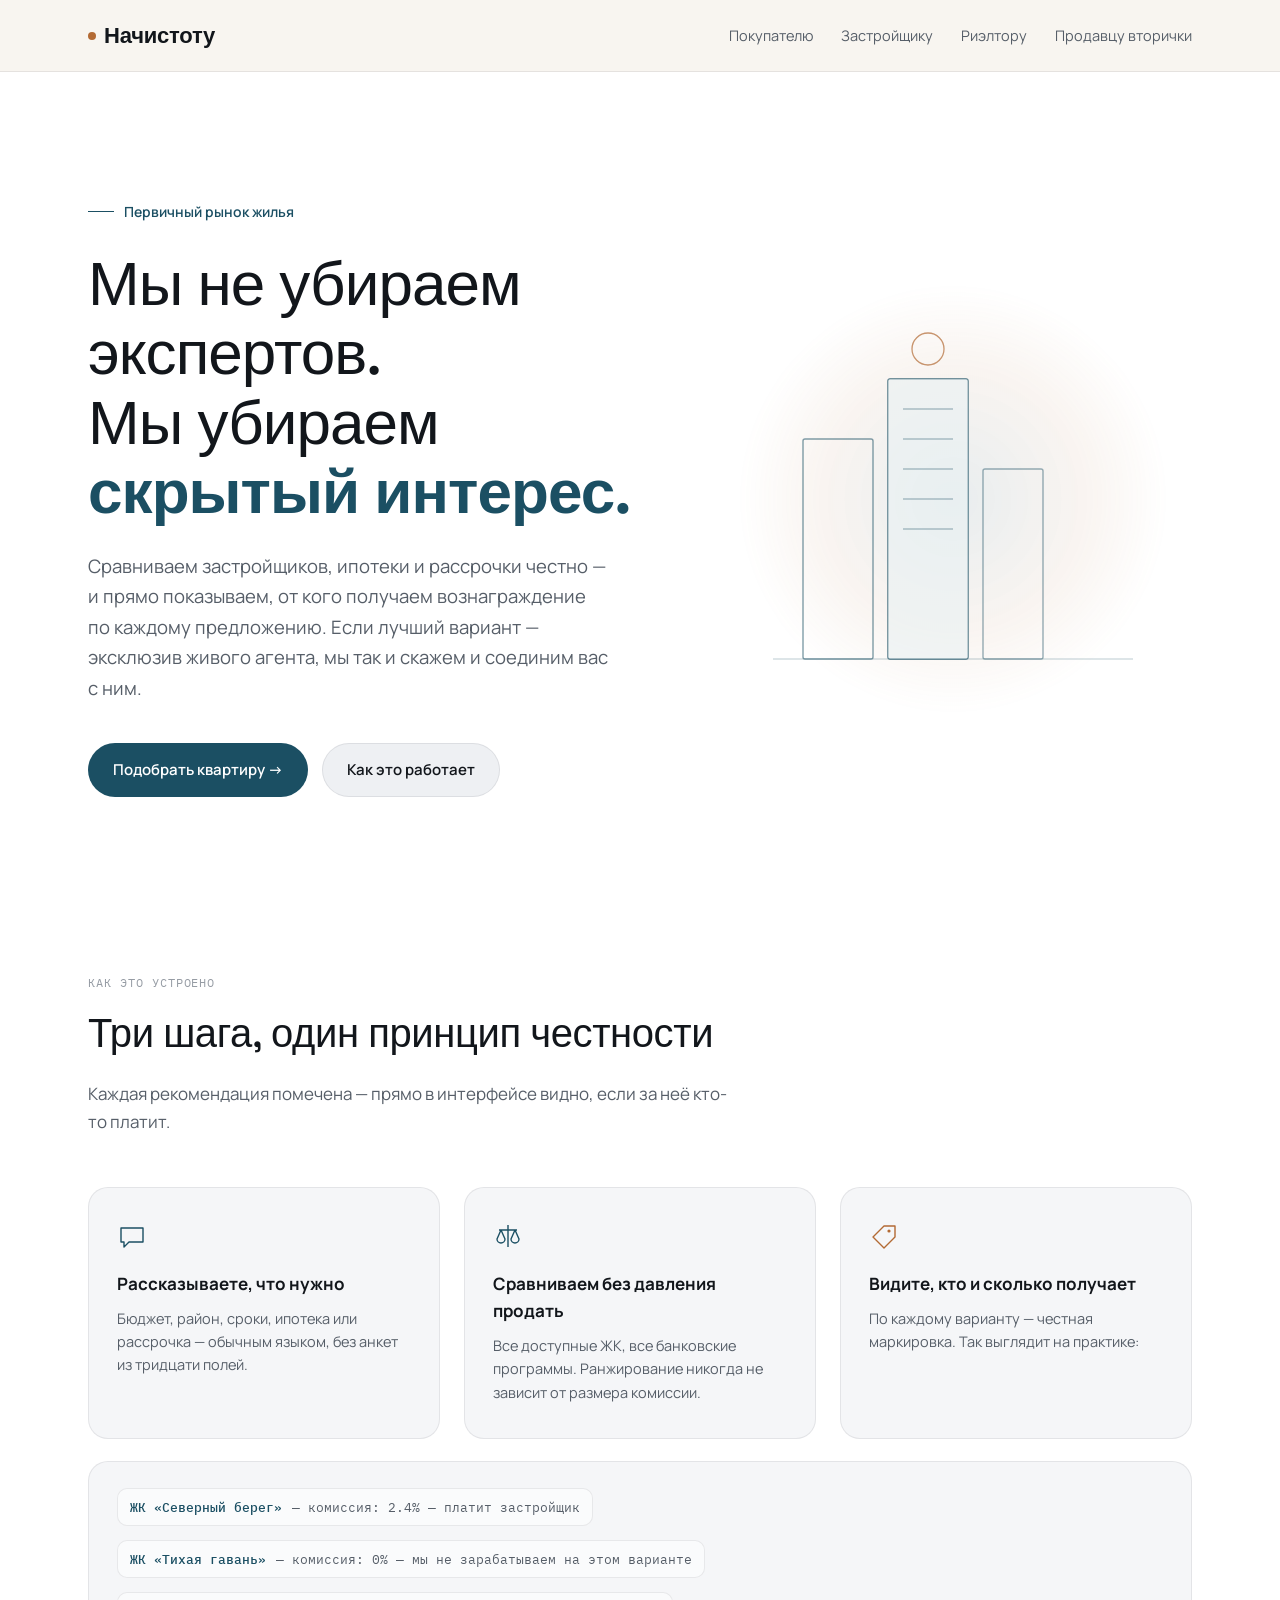
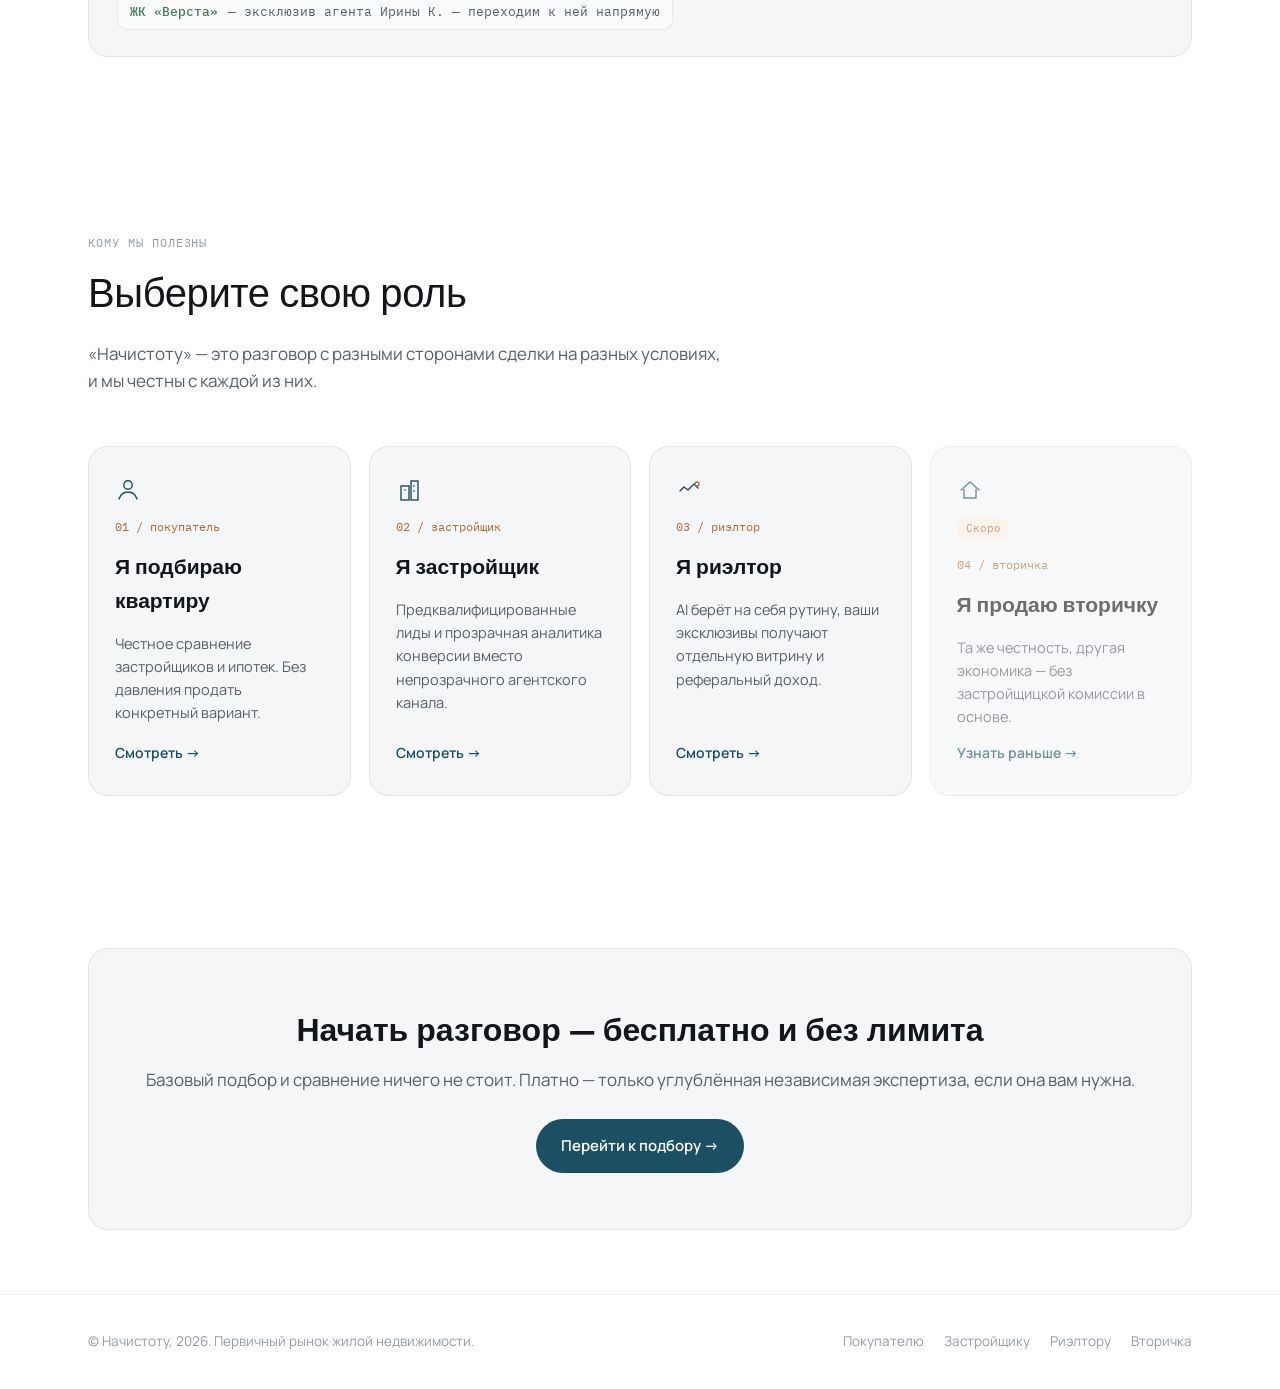
<file: index.html>
<!DOCTYPE html>
<html lang="ru">
<head>
<meta charset="UTF-8">
<meta name="viewport" content="width=device-width, initial-scale=1.0">
<title>Начистоту — честный подбор недвижимости без скрытого интереса</title>
<style>
@import url('https://fonts.googleapis.com/css2?family=Space+Grotesk:wght@400;500;600;700&family=Manrope:wght@400;500;600;700&family=IBM+Plex+Mono:wght@400;500&display=swap');

:root{
  --bg: #FFFFFF;
  --surface: #F5F6F8;
  --surface-strong: #EEF0F3;
  --border: rgba(15,23,31,0.08);
  --ink: #12161B;
  --ink-soft: #565E68;
  --ink-faint: #969CA4;
  --teal: #1B4F63;
  --teal-deep: #0F3542;
  --teal-mist: #EAF2F4;
  --amber: #B36A34;
  --amber-soft: #FBEEE1;
  --radius: 20px;
  --maxw: 1160px;
}

*{box-sizing:border-box;}
html{
  scroll-behavior:smooth;
  background:#FFFFFF;
  min-height:100%;
  overflow-x:hidden;
}
body{
  margin:0;
  background: var(--bg);
  min-height:100vh;
  color:var(--ink);
  font-family:'Manrope', sans-serif;
  font-size:17px;
  line-height:1.6;
  -webkit-font-smoothing:antialiased;
  position:relative;
  overflow-x:hidden;
  width:100%;
}

a{color:inherit;}

.wrap{max-width:var(--maxw); margin:0 auto; padding:0 28px;}

/* Nav */
header.nav{
  position:sticky; top:0; z-index:50;
  backdrop-filter: blur(14px);
  background: rgba(245,242,234,0.72);
  border-bottom:1px solid var(--border);
}
.nav-inner{
  display:flex; align-items:center; justify-content:space-between;
  padding:18px 28px; max-width:var(--maxw); margin:0 auto;
}
.logo{
  font-family:'Space Grotesk', sans-serif; font-weight:600; font-size:22px;
  letter-spacing:-0.01em; text-decoration:none; color:var(--ink);
  display:flex; align-items:center; gap:8px;
}
.logo .dot{
  width:8px; height:8px; border-radius:50%; background:var(--amber); display:inline-block;
}
nav.links{display:flex; gap:28px; font-size:14.5px;}
nav.links a{text-decoration:none; color:var(--ink-soft); transition:color .2s;}
nav.links a:hover{color:var(--ink);}
nav.links a.active{color:var(--ink); font-weight:600;}

/* Hero */
.hero{padding:120px 0 80px; overflow:hidden; position:relative;}
.hero-grid{display:grid; grid-template-columns:1.1fr 0.9fr; gap:40px; align-items:center;}
.eyebrow{
  display:inline-flex; align-items:center; gap:10px;
  font-family:'Manrope', sans-serif; font-weight:600; font-size:14px;
  color:var(--teal); margin-bottom:26px;
}
.eyebrow .line{width:26px; height:1px; background:var(--teal); display:inline-block;}
h1{
  font-family:'Space Grotesk', sans-serif; font-weight:440; font-size:clamp(38px,5.4vw,62px);
  line-height:1.12; letter-spacing:-0.015em; margin:0 0 24px;
  max-width:660px;
}
h1 em{font-style:normal; color:var(--teal); font-weight:600;}
.lede{font-size:18.5px; color:var(--ink-soft); max-width:520px; margin:0 0 40px; line-height:1.65;}

.cta-row{display:flex; gap:14px; flex-wrap:wrap; margin-bottom:8px;}
.btn{
  display:inline-flex; align-items:center; gap:8px;
  padding:14px 24px; border-radius:100px; font-weight:600; font-size:15px;
  text-decoration:none; border:1px solid transparent; transition:transform .15s ease, box-shadow .15s ease;
}
.btn:hover{transform:translateY(-1px);}
.btn-primary{background:var(--teal); color:#fff;}
.btn-primary:hover{box-shadow:0 8px 24px rgba(31,75,94,0.28);}
.btn-ghost{background:var(--surface-strong); border:1px solid var(--border); color:var(--ink);}

/* Surface card / disclosure tag — signature element */
.glass{
  background:var(--surface);
  border:1px solid var(--border);
  border-radius:var(--radius);
  box-shadow: none;
  transition: box-shadow .2s ease, transform .2s ease;
}
.glass:hover{box-shadow: 0 12px 28px -18px rgba(15,23,31,0.18);}

/* Decorative line-art visuals */
.hero-visual{position:relative; display:flex; align-items:center; justify-content:center; min-height:340px;}
.hero-visual .glow{
  position:absolute; width:420px; height:420px; border-radius:50%;
  background: radial-gradient(circle, rgba(31,75,94,0.10) 0%, rgba(173,107,55,0.07) 45%, transparent 72%);
  filter: blur(6px);
}
.hero-visual svg{position:relative; z-index:1; width:100%; max-width:420px; height:auto;}

.section-visual{display:flex; justify-content:center; margin:8px 0 48px; opacity:.9;}
.section-visual svg{width:100%; max-width:560px; height:auto;}

.divider{
  height:1px; background:linear-gradient(90deg, transparent, var(--border) 20%, var(--border) 80%, transparent);
  margin:0;
}

.disclosure{
  display:inline-flex; align-items:center; gap:10px;
  font-family:'IBM Plex Mono', monospace; font-size:12.5px;
  padding:8px 12px; border-radius:10px;
  background:rgba(255,255,255,0.5); border:1px solid var(--border);
  color:var(--ink-soft);
}
.disclosure b{color:var(--teal); font-weight:500;}
.disclosure.zero b{color:#3E7A55;}

/* Audience cards grid */
.section{padding:88px 0;}
.section-head{max-width:640px; margin-bottom:52px;}
.kicker{
  font-family:'IBM Plex Mono', monospace; font-size:12px; text-transform:uppercase;
  letter-spacing:.08em; color:var(--ink-faint); margin-bottom:10px; display:block;
}
h2{font-family:'Space Grotesk', sans-serif; font-weight:480; font-size:clamp(28px,4vw,40px); margin:0 0 14px; letter-spacing:-0.01em;}
.section-head p{color:var(--ink-soft); font-size:17px; margin:0;}

.grid-4{display:grid; grid-template-columns:repeat(4,1fr); gap:18px;}
.grid-2{display:grid; grid-template-columns:repeat(2,1fr); gap:18px;}

.card{
  padding:30px 26px; display:flex; flex-direction:column; gap:14px;
  text-decoration:none; color:var(--ink); transition:transform .2s ease, box-shadow .2s ease;
}
.card:hover{transform:translateY(-3px);}
.card .num{font-family:'IBM Plex Mono',monospace; font-size:12px; color:var(--amber);}
.card h3{font-family:'Space Grotesk', sans-serif; font-weight:560; font-size:21px; margin:0;}
.card p{color:var(--ink-soft); font-size:14.5px; margin:0; flex-grow:1;}
.card .arrow{font-size:14px; color:var(--teal); font-weight:600;}
.card.soon{opacity:.62;}
.card .tag-soon{
  font-family:'IBM Plex Mono', monospace; font-size:11px; color:var(--amber);
  background:var(--amber-soft); padding:3px 9px; border-radius:100px; align-self:flex-start;
}

/* How it works */
.steps{display:grid; grid-template-columns:repeat(3,1fr); gap:24px; margin-top:8px;}
.step{padding:34px 28px;}
.step-icon{display:block; margin-bottom:18px;}
.step h4{font-size:17px; margin:0 0 10px; font-weight:700;}
.step p{color:var(--ink-soft); font-size:14.5px; margin:0;}

/* Content pages */
.page-hero{padding:64px 0 40px; border-bottom:1px solid var(--border);}
.breadcrumb{font-size:13.5px; color:var(--ink-faint); margin-bottom:18px;}
.breadcrumb a{text-decoration:none; color:var(--ink-faint);}
.breadcrumb a:hover{color:var(--teal);}

.pain-solution{display:grid; grid-template-columns:1fr 1fr; gap:20px; margin:20px 0 40px;}
.pain-solution .glass{padding:28px;}
.pain-solution h4{
  font-family:'IBM Plex Mono', monospace; font-size:12px; text-transform:uppercase;
  letter-spacing:.05em; margin:0 0 12px; color:var(--ink-faint);
}
.pain-solution p{margin:0; color:var(--ink-soft); font-size:15.5px;}

.list-econ{list-style:none; padding:0; margin:0; display:flex; flex-direction:column;}
.list-econ li{
  display:flex; align-items:flex-start; gap:20px; padding:24px 4px;
  border-bottom:1px solid var(--border);
}
.list-econ li:first-child{padding-top:4px;}
.list-econ li:last-child{border-bottom:none;}
.list-econ .mark{
  flex-shrink:0; margin-top:2px; display:flex; align-items:center;
  font-family:'IBM Plex Mono', monospace; color:var(--amber); font-weight:500; font-size:14px;
}
.list-econ .mark svg{display:block;}

.faq{display:flex; flex-direction:column; gap:14px; margin-top:8px;}
.faq details{padding:20px 24px;}
.faq summary{cursor:pointer; font-weight:700; font-size:15.5px; list-style:none; display:flex; justify-content:space-between; gap:16px;}
.faq summary::-webkit-details-marker{display:none;}
.faq summary::after{content:'+'; color:var(--amber); font-family:'IBM Plex Mono',monospace; font-size:18px;}
.faq details[open] summary::after{content:'–';}
.faq p{margin:12px 0 0; color:var(--ink-soft); font-size:15px;}

.cta-band{padding:56px; text-align:center; margin:64px 0;}
.cta-band h3{font-family:'Space Grotesk', sans-serif; font-size:clamp(24px,3.6vw,32px); margin:0 0 10px;}
.cta-band p{color:var(--ink-soft); margin:0 0 26px;}

footer{border-top:1px solid var(--border); padding:36px 0; margin-top:40px;}
.footer-inner{display:flex; justify-content:space-between; align-items:center; flex-wrap:wrap; gap:12px;}
.footer-inner p{color:var(--ink-faint); font-size:13.5px; margin:0;}
.foot-links{display:flex; gap:20px;}
.foot-links a{text-decoration:none; color:var(--ink-faint); font-size:13.5px;}
.foot-links a:hover{color:var(--teal);}

@media (max-width:900px){
  .grid-4{grid-template-columns:repeat(2,1fr);}
  .grid-2, .pain-solution, .steps, .hero-grid{grid-template-columns:1fr;}
  nav.links{display:none;}
  .hero{padding:56px 0 36px;}
  .hero-visual{min-height:auto; margin-top:8px;}
  .hero-visual svg{max-width:260px;}
  .hero-visual .glow{width:280px; height:280px;}
}
@media (max-width:560px){
  .grid-4{grid-template-columns:1fr;}
  .hero{padding:44px 0 32px;}
  h1{font-size:clamp(30px,9vw,44px);}
  .lede{font-size:16.5px;}
  .hero-visual svg{max-width:200px;}
}

</style>
</head>
<body>

<header class="nav">
  <div class="nav-inner">
    <a class="logo" href="index.html"><span class="dot"></span>Начистоту</a>
    <nav class="links">
      <a href="buyer.html">Покупателю</a>
      <a href="developer.html">Застройщику</a>
      <a href="realtor.html">Риэлтору</a>
      <a href="secondary.html">Продавцу вторички</a>
    </nav>
  </div>
</header>

<section class="hero">
  <div class="wrap hero-grid">
    <div>
      <span class="eyebrow"><span class="line"></span>Первичный рынок жилья</span>
      <h1>Мы не убираем экспертов.<br>Мы убираем <em>скрытый интерес.</em></h1>
      <p class="lede">Сравниваем застройщиков, ипотеки и рассрочки честно — и прямо показываем, от кого получаем вознаграждение по каждому предложению. Если лучший вариант — эксклюзив живого агента, мы так и скажем и соединим вас с ним.</p>
      <div class="cta-row">
        <a href="buyer.html" class="btn btn-primary">Подобрать квартиру →</a>
        <a href="#how" class="btn btn-ghost">Как это работает</a>
      </div>
    </div>
    <div class="hero-visual">
      <div class="glow"></div>
      <svg viewBox="0 0 420 420" fill="none" xmlns="http://www.w3.org/2000/svg">
        <rect x="60" y="150" width="70" height="220" rx="2" stroke="#1B4F63" stroke-width="1.4" opacity="0.55"/>
        <rect x="145" y="90" width="80" height="280" rx="2" stroke="#1B4F63" stroke-width="1.4" opacity="0.8"/>
        <rect x="240" y="180" width="60" height="190" rx="2" stroke="#1B4F63" stroke-width="1.4" opacity="0.45"/>
        <rect x="145" y="90" width="80" height="280" rx="2" fill="#EAF2F4" opacity="0.6"/>
        <line x1="160" y1="120" x2="210" y2="120" stroke="#1B4F63" stroke-width="1" opacity="0.5"/>
        <line x1="160" y1="150" x2="210" y2="150" stroke="#1B4F63" stroke-width="1" opacity="0.5"/>
        <line x1="160" y1="180" x2="210" y2="180" stroke="#1B4F63" stroke-width="1" opacity="0.5"/>
        <line x1="160" y1="210" x2="210" y2="210" stroke="#1B4F63" stroke-width="1" opacity="0.5"/>
        <line x1="160" y1="240" x2="210" y2="240" stroke="#1B4F63" stroke-width="1" opacity="0.5"/>
        <circle cx="185" cy="60" r="16" stroke="#B36A34" stroke-width="1.3" opacity="0.7"/>
        <line x1="30" y1="370" x2="390" y2="370" stroke="#1B4F63" stroke-width="1" opacity="0.3"/>
      </svg>
    </div>
  </div>
</section>

<section class="section" id="how">
  <div class="wrap">
    <div class="section-head">
      <span class="kicker">Как это устроено</span>
      <h2>Три шага, один принцип честности</h2>
      <p>Каждая рекомендация помечена — прямо в интерфейсе видно, если за неё кто-то платит.</p>
    </div>
    <div class="steps">
      <div class="step glass">
        <svg class="step-icon" width="30" height="30" viewBox="0 0 30 30" fill="none"><path d="M4 6h22v14H12l-5 5v-5H4V6z" stroke="#1B4F63" stroke-width="1.4" stroke-linejoin="round"/></svg>
        <h4>Рассказываете, что нужно</h4>
        <p>Бюджет, район, сроки, ипотека или рассрочка — обычным языком, без анкет из тридцати полей.</p>
      </div>
      <div class="step glass">
        <svg class="step-icon" width="30" height="30" viewBox="0 0 30 30" fill="none"><path d="M15 3v22M6 8h18M8 8l-4 9a4 4 0 008 0l-4-9zM22 8l-4 9a4 4 0 008 0l-4-9z" stroke="#1B4F63" stroke-width="1.4" stroke-linejoin="round"/></svg>
        <h4>Сравниваем без давления продать</h4>
        <p>Все доступные ЖК, все банковские программы. Ранжирование никогда не зависит от размера комиссии.</p>
      </div>
      <div class="step glass">
        <svg class="step-icon" width="30" height="30" viewBox="0 0 30 30" fill="none"><path d="M4 15L15 4h11v11L15 26 4 15z" stroke="#B36A34" stroke-width="1.4" stroke-linejoin="round"/><circle cx="20" cy="9" r="1.6" fill="#B36A34"/></svg>
        <h4>Видите, кто и сколько получает</h4>
        <p>По каждому варианту — честная маркировка. Так выглядит на практике:</p>
      </div>
    </div>

    <div class="glass" style="margin-top:22px; padding:26px 28px; display:flex; flex-wrap:wrap; gap:14px; align-items:center;">
      <span class="disclosure"><b>ЖК «Северный берег»</b> — комиссия: 2.4% — платит застройщик</span>
      <span class="disclosure"><b>ЖК «Тихая гавань»</b> — комиссия: 0% — мы не зарабатываем на этом варианте</span>
      <span class="disclosure zero"><b>ЖК «Верста»</b> — эксклюзив агента Ирины К. — переходим к ней напрямую</span>
    </div>
  </div>
</section>

<section class="section">
  <div class="wrap">
    <div class="section-head">
      <span class="kicker">Кому мы полезны</span>
      <h2>Выберите свою роль</h2>
      <p>«Начистоту» — это разговор с разными сторонами сделки на разных условиях, и мы честны с каждой из них.</p>
    </div>
    <div class="grid-4">
      <a href="buyer.html" class="card glass">
        <svg width="26" height="26" viewBox="0 0 26 26" fill="none"><circle cx="13" cy="8" r="4.2" stroke="#1B4F63" stroke-width="1.4"/><path d="M4 22c1.5-5 5-7 9-7s7.5 2 9 7" stroke="#1B4F63" stroke-width="1.4" stroke-linecap="round"/></svg>
        <span class="num">01 / покупатель</span>
        <h3>Я подбираю квартиру</h3>
        <p>Честное сравнение застройщиков и ипотек. Без давления продать конкретный вариант.</p>
        <span class="arrow">Смотреть →</span>
      </a>
      <a href="developer.html" class="card glass">
        <svg width="26" height="26" viewBox="0 0 26 26" fill="none"><rect x="5" y="9" width="8" height="14" stroke="#1B4F63" stroke-width="1.4"/><rect x="15" y="4" width="7" height="19" stroke="#1B4F63" stroke-width="1.4"/><line x1="8" y1="13" x2="10" y2="13" stroke="#1B4F63" stroke-width="1.2"/><line x1="17" y1="9" x2="19" y2="9" stroke="#1B4F63" stroke-width="1.2"/><line x1="17" y1="14" x2="19" y2="14" stroke="#1B4F63" stroke-width="1.2"/></svg>
        <span class="num">02 / застройщик</span>
        <h3>Я застройщик</h3>
        <p>Предквалифицированные лиды и прозрачная аналитика конверсии вместо непрозрачного агентского канала.</p>
        <span class="arrow">Смотреть →</span>
      </a>
      <a href="realtor.html" class="card glass">
        <svg width="26" height="26" viewBox="0 0 26 26" fill="none"><path d="M4 14l4-4 4 3 6-6 4 4" stroke="#1B4F63" stroke-width="1.4" stroke-linecap="round" stroke-linejoin="round"/><circle cx="21" cy="7" r="2" stroke="#B36A34" stroke-width="1.3"/></svg>
        <span class="num">03 / риэлтор</span>
        <h3>Я риэлтор</h3>
        <p>AI берёт на себя рутину, ваши эксклюзивы получают отдельную витрину и реферальный доход.</p>
        <span class="arrow">Смотреть →</span>
      </a>
      <a href="secondary.html" class="card glass soon">
        <svg width="26" height="26" viewBox="0 0 26 26" fill="none"><path d="M4 13L13 5l9 8" stroke="#1B4F63" stroke-width="1.4" stroke-linecap="round" stroke-linejoin="round"/><path d="M7 12v9h12v-9" stroke="#1B4F63" stroke-width="1.4"/></svg>
        <span class="tag-soon">Скоро</span>
        <span class="num">04 / вторичка</span>
        <h3>Я продаю вторичку</h3>
        <p>Та же честность, другая экономика — без застройщицкой комиссии в основе.</p>
        <span class="arrow">Узнать раньше →</span>
      </a>
    </div>
  </div>
</section>

<div class="wrap">
  <div class="cta-band glass">
    <h3>Начать разговор — бесплатно и без лимита</h3>
    <p>Базовый подбор и сравнение ничего не стоит. Платно — только углублённая независимая экспертиза, если она вам нужна.</p>
    <a href="buyer.html" class="btn btn-primary">Перейти к подбору →</a>
  </div>
</div>

<footer>
  <div class="wrap footer-inner">
    <p>© Начистоту, 2026. Первичный рынок жилой недвижимости.</p>
    <div class="foot-links">
      <a href="buyer.html">Покупателю</a>
      <a href="developer.html">Застройщику</a>
      <a href="realtor.html">Риэлтору</a>
      <a href="secondary.html">Вторичка</a>
    </div>
  </div>
</footer>

</body>
</html>
</file>
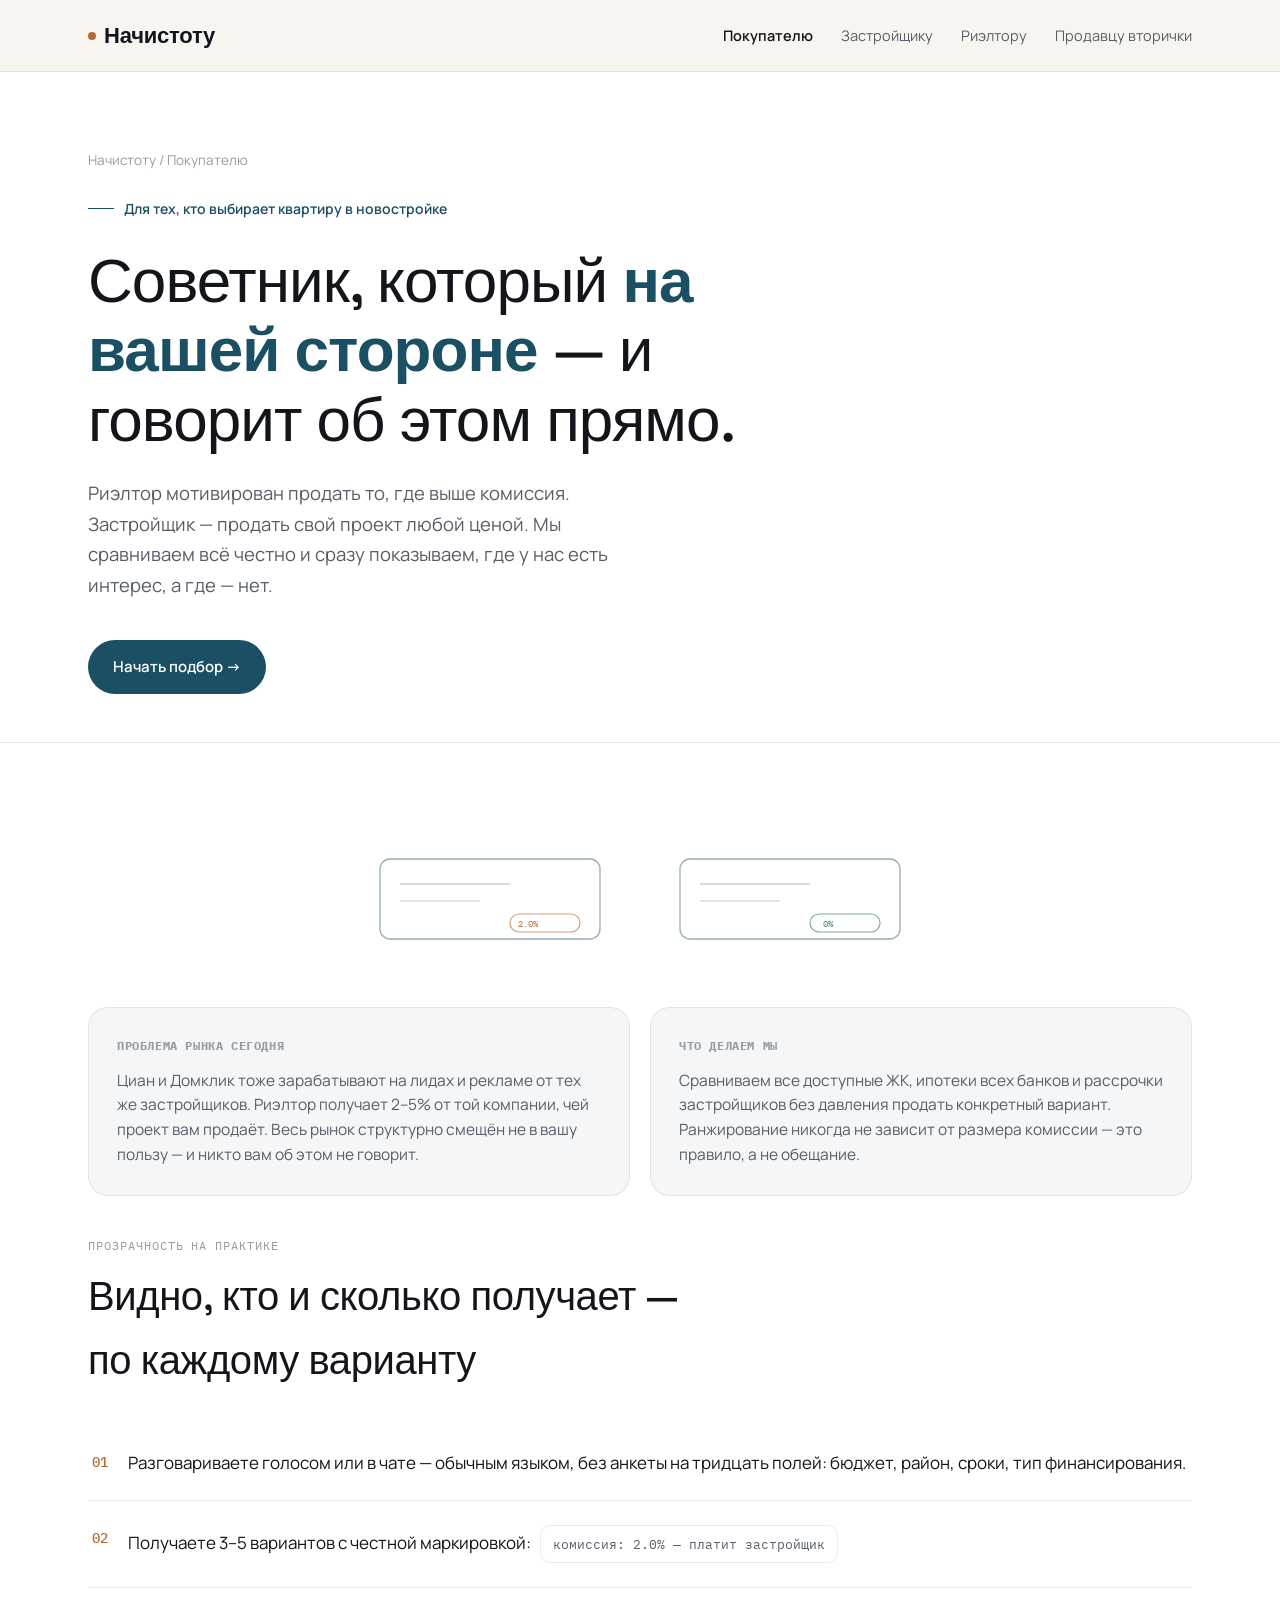
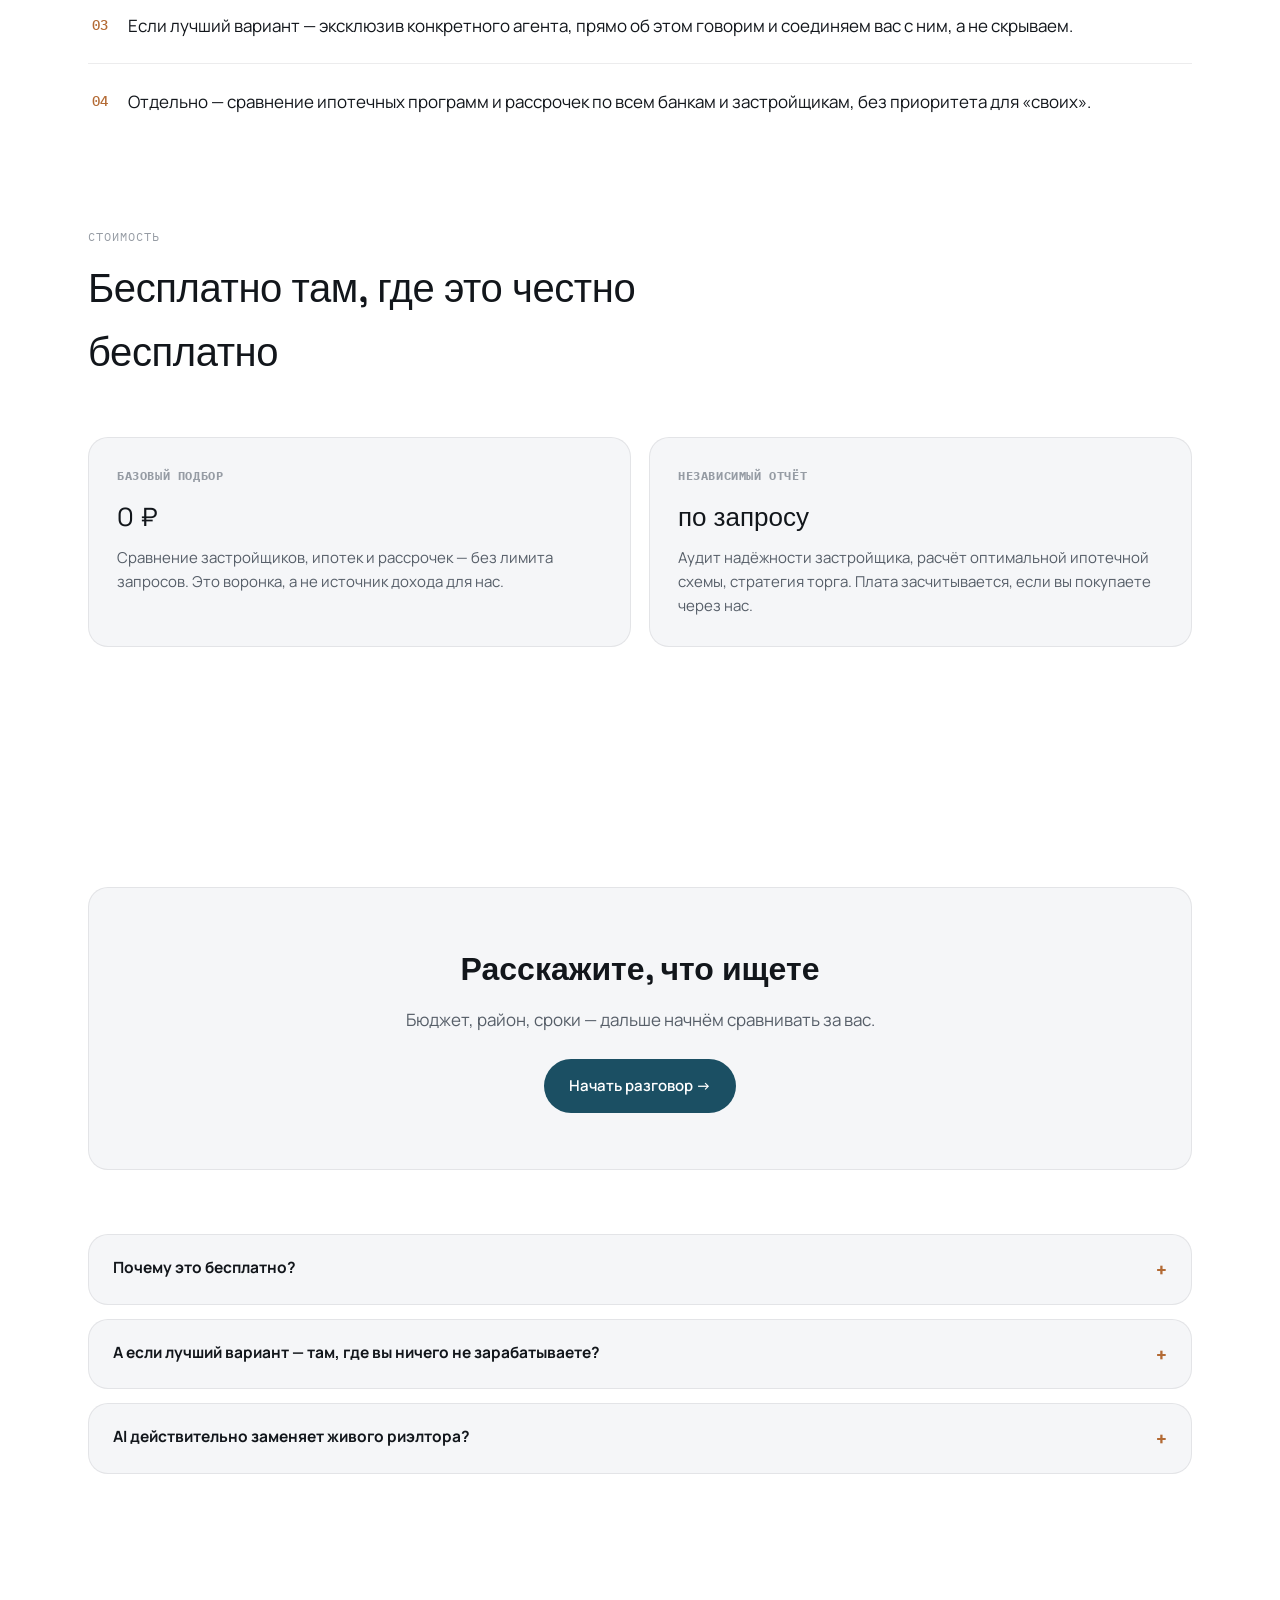
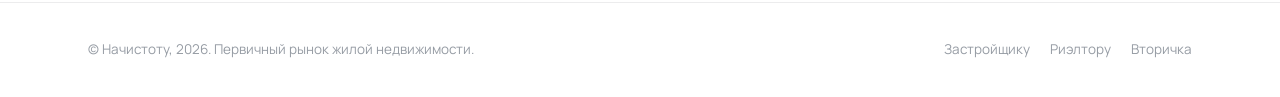
<file: buyer.html>
<!DOCTYPE html>
<html lang="ru">
<head>
<meta charset="UTF-8">
<meta name="viewport" content="width=device-width, initial-scale=1.0">
<title>Начистоту — покупателю</title>
<style>
@import url('https://fonts.googleapis.com/css2?family=Space+Grotesk:wght@400;500;600;700&family=Manrope:wght@400;500;600;700&family=IBM+Plex+Mono:wght@400;500&display=swap');

:root{
  --bg: #FFFFFF;
  --surface: #F5F6F8;
  --surface-strong: #EEF0F3;
  --border: rgba(15,23,31,0.08);
  --ink: #12161B;
  --ink-soft: #565E68;
  --ink-faint: #969CA4;
  --teal: #1B4F63;
  --teal-deep: #0F3542;
  --teal-mist: #EAF2F4;
  --amber: #B36A34;
  --amber-soft: #FBEEE1;
  --radius: 20px;
  --maxw: 1160px;
}

*{box-sizing:border-box;}
html{
  scroll-behavior:smooth;
  background:#FFFFFF;
  min-height:100%;
  overflow-x:hidden;
}
body{
  margin:0;
  background: var(--bg);
  min-height:100vh;
  color:var(--ink);
  font-family:'Manrope', sans-serif;
  font-size:17px;
  line-height:1.6;
  -webkit-font-smoothing:antialiased;
  position:relative;
  overflow-x:hidden;
  width:100%;
}

a{color:inherit;}

.wrap{max-width:var(--maxw); margin:0 auto; padding:0 28px;}

/* Nav */
header.nav{
  position:sticky; top:0; z-index:50;
  backdrop-filter: blur(14px);
  background: rgba(245,242,234,0.72);
  border-bottom:1px solid var(--border);
}
.nav-inner{
  display:flex; align-items:center; justify-content:space-between;
  padding:18px 28px; max-width:var(--maxw); margin:0 auto;
}
.logo{
  font-family:'Space Grotesk', sans-serif; font-weight:600; font-size:22px;
  letter-spacing:-0.01em; text-decoration:none; color:var(--ink);
  display:flex; align-items:center; gap:8px;
}
.logo .dot{
  width:8px; height:8px; border-radius:50%; background:var(--amber); display:inline-block;
}
nav.links{display:flex; gap:28px; font-size:14.5px;}
nav.links a{text-decoration:none; color:var(--ink-soft); transition:color .2s;}
nav.links a:hover{color:var(--ink);}
nav.links a.active{color:var(--ink); font-weight:600;}

/* Hero */
.hero{padding:120px 0 80px; overflow:hidden; position:relative;}
.hero-grid{display:grid; grid-template-columns:1.1fr 0.9fr; gap:40px; align-items:center;}
.eyebrow{
  display:inline-flex; align-items:center; gap:10px;
  font-family:'Manrope', sans-serif; font-weight:600; font-size:14px;
  color:var(--teal); margin-bottom:26px;
}
.eyebrow .line{width:26px; height:1px; background:var(--teal); display:inline-block;}
h1{
  font-family:'Space Grotesk', sans-serif; font-weight:440; font-size:clamp(38px,5.4vw,62px);
  line-height:1.12; letter-spacing:-0.015em; margin:0 0 24px;
  max-width:660px;
}
h1 em{font-style:normal; color:var(--teal); font-weight:600;}
.lede{font-size:18.5px; color:var(--ink-soft); max-width:520px; margin:0 0 40px; line-height:1.65;}

.cta-row{display:flex; gap:14px; flex-wrap:wrap; margin-bottom:8px;}
.btn{
  display:inline-flex; align-items:center; gap:8px;
  padding:14px 24px; border-radius:100px; font-weight:600; font-size:15px;
  text-decoration:none; border:1px solid transparent; transition:transform .15s ease, box-shadow .15s ease;
}
.btn:hover{transform:translateY(-1px);}
.btn-primary{background:var(--teal); color:#fff;}
.btn-primary:hover{box-shadow:0 8px 24px rgba(31,75,94,0.28);}
.btn-ghost{background:var(--surface-strong); border:1px solid var(--border); color:var(--ink);}

/* Surface card / disclosure tag — signature element */
.glass{
  background:var(--surface);
  border:1px solid var(--border);
  border-radius:var(--radius);
  box-shadow: none;
  transition: box-shadow .2s ease, transform .2s ease;
}
.glass:hover{box-shadow: 0 12px 28px -18px rgba(15,23,31,0.18);}

/* Decorative line-art visuals */
.hero-visual{position:relative; display:flex; align-items:center; justify-content:center; min-height:340px;}
.hero-visual .glow{
  position:absolute; width:420px; height:420px; border-radius:50%;
  background: radial-gradient(circle, rgba(31,75,94,0.10) 0%, rgba(173,107,55,0.07) 45%, transparent 72%);
  filter: blur(6px);
}
.hero-visual svg{position:relative; z-index:1; width:100%; max-width:420px; height:auto;}

.section-visual{display:flex; justify-content:center; margin:8px 0 48px; opacity:.9;}
.section-visual svg{width:100%; max-width:560px; height:auto;}

.divider{
  height:1px; background:linear-gradient(90deg, transparent, var(--border) 20%, var(--border) 80%, transparent);
  margin:0;
}

.disclosure{
  display:inline-flex; align-items:center; gap:10px;
  font-family:'IBM Plex Mono', monospace; font-size:12.5px;
  padding:8px 12px; border-radius:10px;
  background:rgba(255,255,255,0.5); border:1px solid var(--border);
  color:var(--ink-soft);
}
.disclosure b{color:var(--teal); font-weight:500;}
.disclosure.zero b{color:#3E7A55;}

/* Audience cards grid */
.section{padding:88px 0;}
.section-head{max-width:640px; margin-bottom:52px;}
.kicker{
  font-family:'IBM Plex Mono', monospace; font-size:12px; text-transform:uppercase;
  letter-spacing:.08em; color:var(--ink-faint); margin-bottom:10px; display:block;
}
h2{font-family:'Space Grotesk', sans-serif; font-weight:480; font-size:clamp(28px,4vw,40px); margin:0 0 14px; letter-spacing:-0.01em;}
.section-head p{color:var(--ink-soft); font-size:17px; margin:0;}

.grid-4{display:grid; grid-template-columns:repeat(4,1fr); gap:18px;}
.grid-2{display:grid; grid-template-columns:repeat(2,1fr); gap:18px;}

.card{
  padding:30px 26px; display:flex; flex-direction:column; gap:14px;
  text-decoration:none; color:var(--ink); transition:transform .2s ease, box-shadow .2s ease;
}
.card:hover{transform:translateY(-3px);}
.card .num{font-family:'IBM Plex Mono',monospace; font-size:12px; color:var(--amber);}
.card h3{font-family:'Space Grotesk', sans-serif; font-weight:560; font-size:21px; margin:0;}
.card p{color:var(--ink-soft); font-size:14.5px; margin:0; flex-grow:1;}
.card .arrow{font-size:14px; color:var(--teal); font-weight:600;}
.card.soon{opacity:.62;}
.card .tag-soon{
  font-family:'IBM Plex Mono', monospace; font-size:11px; color:var(--amber);
  background:var(--amber-soft); padding:3px 9px; border-radius:100px; align-self:flex-start;
}

/* How it works */
.steps{display:grid; grid-template-columns:repeat(3,1fr); gap:24px; margin-top:8px;}
.step{padding:34px 28px;}
.step-icon{display:block; margin-bottom:18px;}
.step h4{font-size:17px; margin:0 0 10px; font-weight:700;}
.step p{color:var(--ink-soft); font-size:14.5px; margin:0;}

/* Content pages */
.page-hero{padding:64px 0 40px; border-bottom:1px solid var(--border);}
.breadcrumb{font-size:13.5px; color:var(--ink-faint); margin-bottom:18px;}
.breadcrumb a{text-decoration:none; color:var(--ink-faint);}
.breadcrumb a:hover{color:var(--teal);}

.pain-solution{display:grid; grid-template-columns:1fr 1fr; gap:20px; margin:20px 0 40px;}
.pain-solution .glass{padding:28px;}
.pain-solution h4{
  font-family:'IBM Plex Mono', monospace; font-size:12px; text-transform:uppercase;
  letter-spacing:.05em; margin:0 0 12px; color:var(--ink-faint);
}
.pain-solution p{margin:0; color:var(--ink-soft); font-size:15.5px;}

.list-econ{list-style:none; padding:0; margin:0; display:flex; flex-direction:column;}
.list-econ li{
  display:flex; align-items:flex-start; gap:20px; padding:24px 4px;
  border-bottom:1px solid var(--border);
}
.list-econ li:first-child{padding-top:4px;}
.list-econ li:last-child{border-bottom:none;}
.list-econ .mark{
  flex-shrink:0; margin-top:2px; display:flex; align-items:center;
  font-family:'IBM Plex Mono', monospace; color:var(--amber); font-weight:500; font-size:14px;
}
.list-econ .mark svg{display:block;}

.faq{display:flex; flex-direction:column; gap:14px; margin-top:8px;}
.faq details{padding:20px 24px;}
.faq summary{cursor:pointer; font-weight:700; font-size:15.5px; list-style:none; display:flex; justify-content:space-between; gap:16px;}
.faq summary::-webkit-details-marker{display:none;}
.faq summary::after{content:'+'; color:var(--amber); font-family:'IBM Plex Mono',monospace; font-size:18px;}
.faq details[open] summary::after{content:'–';}
.faq p{margin:12px 0 0; color:var(--ink-soft); font-size:15px;}

.cta-band{padding:56px; text-align:center; margin:64px 0;}
.cta-band h3{font-family:'Space Grotesk', sans-serif; font-size:clamp(24px,3.6vw,32px); margin:0 0 10px;}
.cta-band p{color:var(--ink-soft); margin:0 0 26px;}

footer{border-top:1px solid var(--border); padding:36px 0; margin-top:40px;}
.footer-inner{display:flex; justify-content:space-between; align-items:center; flex-wrap:wrap; gap:12px;}
.footer-inner p{color:var(--ink-faint); font-size:13.5px; margin:0;}
.foot-links{display:flex; gap:20px;}
.foot-links a{text-decoration:none; color:var(--ink-faint); font-size:13.5px;}
.foot-links a:hover{color:var(--teal);}

@media (max-width:900px){
  .grid-4{grid-template-columns:repeat(2,1fr);}
  .grid-2, .pain-solution, .steps, .hero-grid{grid-template-columns:1fr;}
  nav.links{display:none;}
  .hero{padding:56px 0 36px;}
  .hero-visual{min-height:auto; margin-top:8px;}
  .hero-visual svg{max-width:260px;}
  .hero-visual .glow{width:280px; height:280px;}
}
@media (max-width:560px){
  .grid-4{grid-template-columns:1fr;}
  .hero{padding:44px 0 32px;}
  h1{font-size:clamp(30px,9vw,44px);}
  .lede{font-size:16.5px;}
  .hero-visual svg{max-width:200px;}
}

</style>
</head>
<body>

<header class="nav">
  <div class="nav-inner">
    <a class="logo" href="index.html"><span class="dot"></span>Начистоту</a>
    <nav class="links">
      <a href="buyer.html" class="active">Покупателю</a>
      <a href="developer.html">Застройщику</a>
      <a href="realtor.html">Риэлтору</a>
      <a href="secondary.html">Продавцу вторички</a>
    </nav>
  </div>
</header>

<section class="page-hero">
  <div class="wrap">
    <p class="breadcrumb"><a href="index.html">Начистоту</a> / Покупателю</p>
    <span class="eyebrow"><span class="line"></span>Для тех, кто выбирает квартиру в новостройке</span>
    <h1>Советник, который <em>на вашей стороне</em> — и говорит об этом прямо.</h1>
    <p class="lede">Риэлтор мотивирован продать то, где выше комиссия. Застройщик — продать свой проект любой ценой. Мы сравниваем всё честно и сразу показываем, где у нас есть интерес, а где — нет.</p>
    <div class="cta-row">
      <a href="#start" class="btn btn-primary">Начать подбор →</a>
    </div>
  </div>
</section>

<section class="section" style="padding-bottom:0;">
  <div class="wrap">
    <div class="section-visual">
      <svg viewBox="0 0 560 120" fill="none" xmlns="http://www.w3.org/2000/svg">
        <rect x="20" y="20" width="220" height="80" rx="10" stroke="#1B4F63" stroke-width="1.3" opacity="0.5"/>
        <line x1="40" y1="45" x2="150" y2="45" stroke="#1B4F63" stroke-width="1.2" opacity="0.4"/>
        <line x1="40" y1="62" x2="120" y2="62" stroke="#1B4F63" stroke-width="1.2" opacity="0.3"/>
        <rect x="150" y="75" width="70" height="18" rx="9" stroke="#B36A34" stroke-width="1.2" opacity="0.7"/>
        <text x="158" y="88" font-family="IBM Plex Mono, monospace" font-size="9" fill="#B36A34">2.0%</text>
        <rect x="320" y="20" width="220" height="80" rx="10" stroke="#1B4F63" stroke-width="1.3" opacity="0.5"/>
        <line x1="340" y1="45" x2="450" y2="45" stroke="#1B4F63" stroke-width="1.2" opacity="0.4"/>
        <line x1="340" y1="62" x2="420" y2="62" stroke="#1B4F63" stroke-width="1.2" opacity="0.3"/>
        <rect x="450" y="75" width="70" height="18" rx="9" stroke="#3E7A55" stroke-width="1.2" opacity="0.7"/>
        <text x="463" y="88" font-family="IBM Plex Mono, monospace" font-size="9" fill="#3E7A55">0%</text>
      </svg>
    </div>
    <div class="pain-solution">
      <div class="glass">
        <h4>Проблема рынка сегодня</h4>
        <p>Циан и Домклик тоже зарабатывают на лидах и рекламе от тех же застройщиков. Риэлтор получает 2–5% от той компании, чей проект вам продаёт. Весь рынок структурно смещён не в вашу пользу — и никто вам об этом не говорит.</p>
      </div>
      <div class="glass">
        <h4>Что делаем мы</h4>
        <p>Сравниваем все доступные ЖК, ипотеки всех банков и рассрочки застройщиков без давления продать конкретный вариант. Ранжирование никогда не зависит от размера комиссии — это правило, а не обещание.</p>
      </div>
    </div>

    <div class="section-head">
      <span class="kicker">Прозрачность на практике</span>
      <h2>Видно, кто и сколько получает — по каждому варианту</h2>
    </div>
    <ul class="list-econ">
      <li><span class="mark">01</span><span>Разговариваете голосом или в чате — обычным языком, без анкеты на тридцать полей: бюджет, район, сроки, тип финансирования.</span></li>
      <li><span class="mark">02</span><span>Получаете 3–5 вариантов с честной маркировкой: <span class="disclosure" style="margin-left:6px;">комиссия: 2.0% — платит застройщик</span></span></li>
      <li><span class="mark">03</span><span>Если лучший вариант — эксклюзив конкретного агента, прямо об этом говорим и соединяем вас с ним, а не скрываем.</span></li>
      <li><span class="mark">04</span><span>Отдельно — сравнение ипотечных программ и рассрочек по всем банкам и застройщикам, без приоритета для «своих».</span></li>
    </ul>
  </div>
</section>

<section class="section">
  <div class="wrap">
    <div class="section-head">
      <span class="kicker">Стоимость</span>
      <h2>Бесплатно там, где это честно бесплатно</h2>
    </div>
    <div class="grid-2">
      <div class="glass" style="padding:28px;">
        <h4 style="font-family:'IBM Plex Mono',monospace; font-size:12px; text-transform:uppercase; letter-spacing:.05em; color:var(--ink-faint); margin:0 0 12px;">Базовый подбор</h4>
        <p style="margin:0 0 8px; font-size:26px; font-family:'Space Grotesk', sans-serif;">0 ₽</p>
        <p style="color:var(--ink-soft); font-size:15px; margin:0;">Сравнение застройщиков, ипотек и рассрочек — без лимита запросов. Это воронка, а не источник дохода для нас.</p>
      </div>
      <div class="glass" style="padding:28px;">
        <h4 style="font-family:'IBM Plex Mono',monospace; font-size:12px; text-transform:uppercase; letter-spacing:.05em; color:var(--ink-faint); margin:0 0 12px;">Независимый отчёт</h4>
        <p style="margin:0 0 8px; font-size:26px; font-family:'Space Grotesk', sans-serif;">по запросу</p>
        <p style="color:var(--ink-soft); font-size:15px; margin:0;">Аудит надёжности застройщика, расчёт оптимальной ипотечной схемы, стратегия торга. Плата засчитывается, если вы покупаете через нас.</p>
      </div>
    </div>
  </div>
</section>

<section class="section" id="start">
  <div class="wrap">
    <div class="cta-band glass">
      <h3>Расскажите, что ищете</h3>
      <p>Бюджет, район, сроки — дальше начнём сравнивать за вас.</p>
      <a href="#" class="btn btn-primary">Начать разговор →</a>
    </div>

    <div class="faq">
      <details class="glass"><summary>Почему это бесплатно?</summary><p>Комиссию по сделке (0–5%) нам платит застройщик — так же, как раньше платил бы человеку-риэлтору. Наш алгоритм подбора никогда не использует размер этой комиссии как параметр ранжирования.</p></details>
      <details class="glass"><summary>А если лучший вариант — там, где вы ничего не зарабатываете?</summary><p>Мы его всё равно покажем. Именно ЖК с нулевой комиссией для нас — лучшее доказательство того, что нас не покупают за строчку в выдаче.</p></details>
      <details class="glass"><summary>AI действительно заменяет живого риэлтора?</summary><p>Нет — и не должен. Мы автоматизируем сравнение и рутинные вопросы. Сложные переговоры, эксклюзивные лоты и личную гарантию по-прежнему ведут реальные эксперты, и мы прямо говорите вам, когда пора к ним обратиться.</p></details>
    </div>
  </div>
</section>

<footer>
  <div class="wrap footer-inner">
    <p>© Начистоту, 2026. Первичный рынок жилой недвижимости.</p>
    <div class="foot-links">
      <a href="developer.html">Застройщику</a>
      <a href="realtor.html">Риэлтору</a>
      <a href="secondary.html">Вторичка</a>
    </div>
  </div>
</footer>

</body>
</html>
</file>
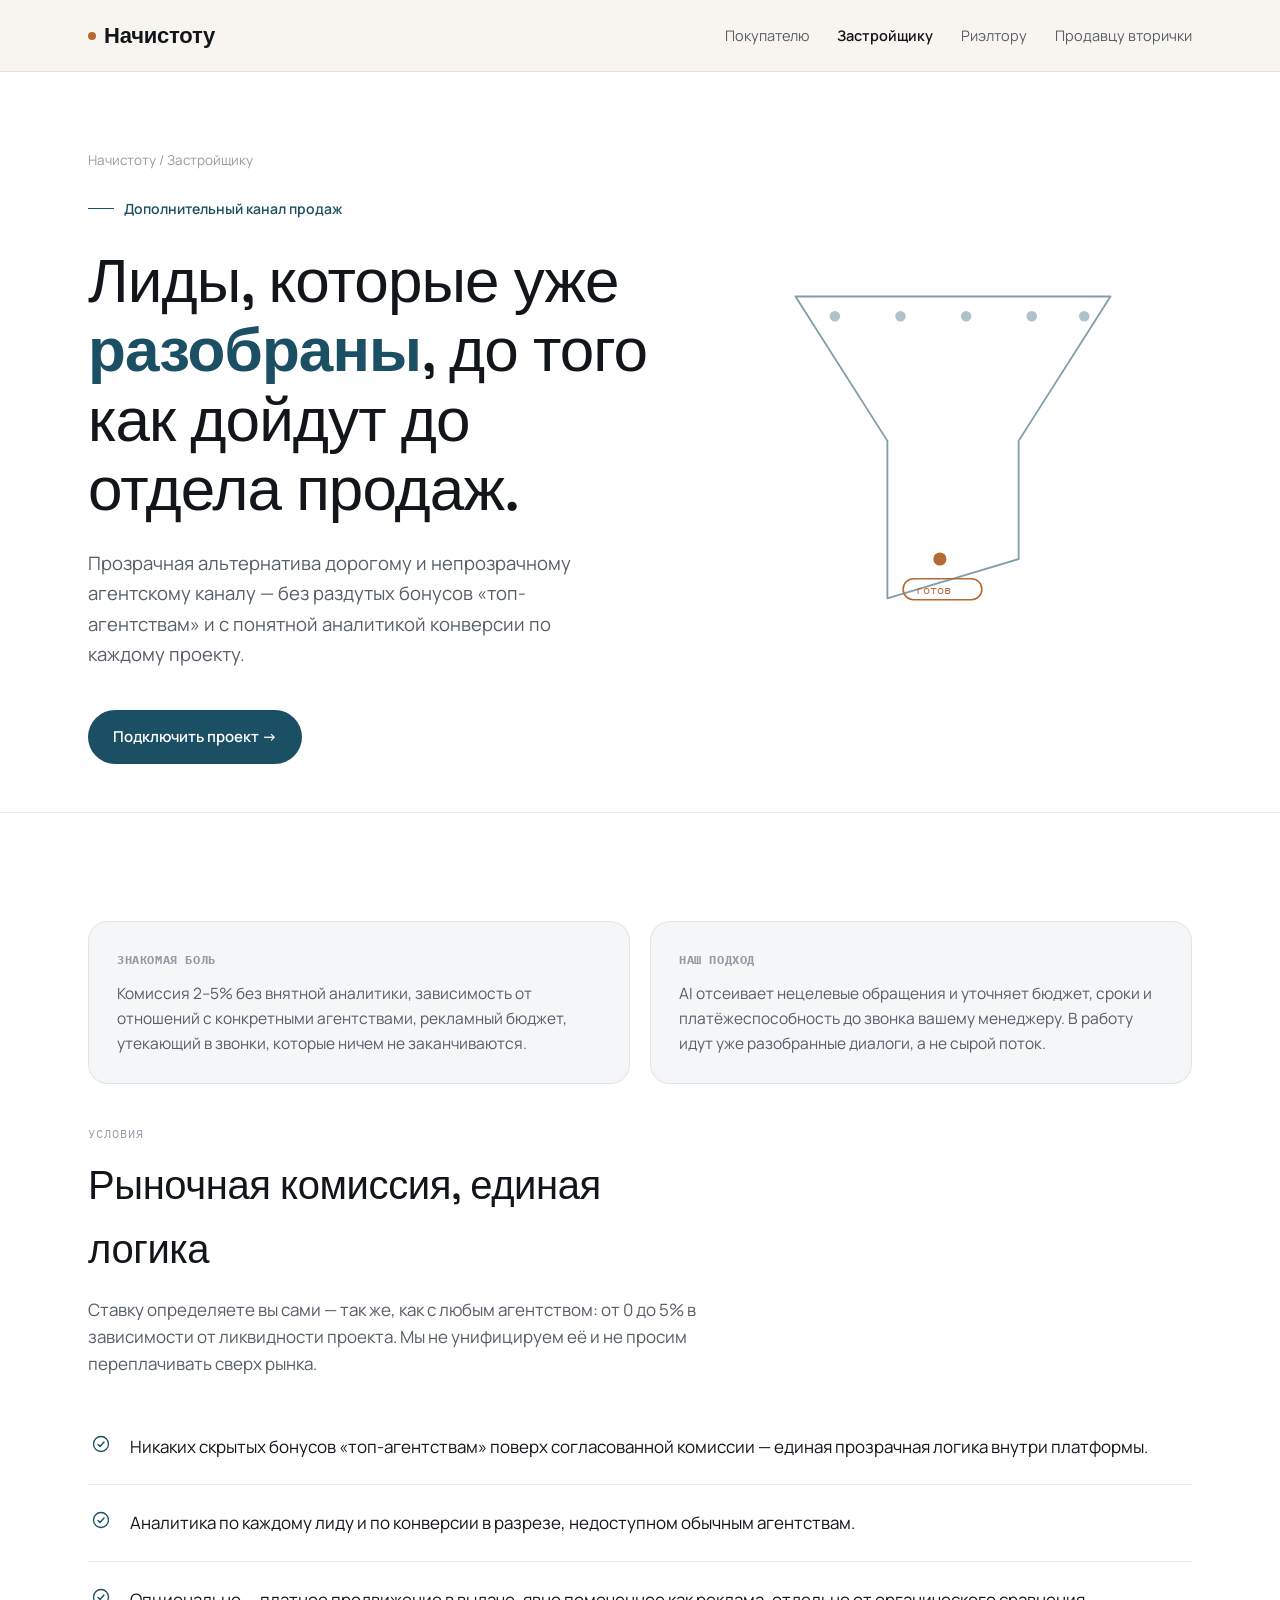
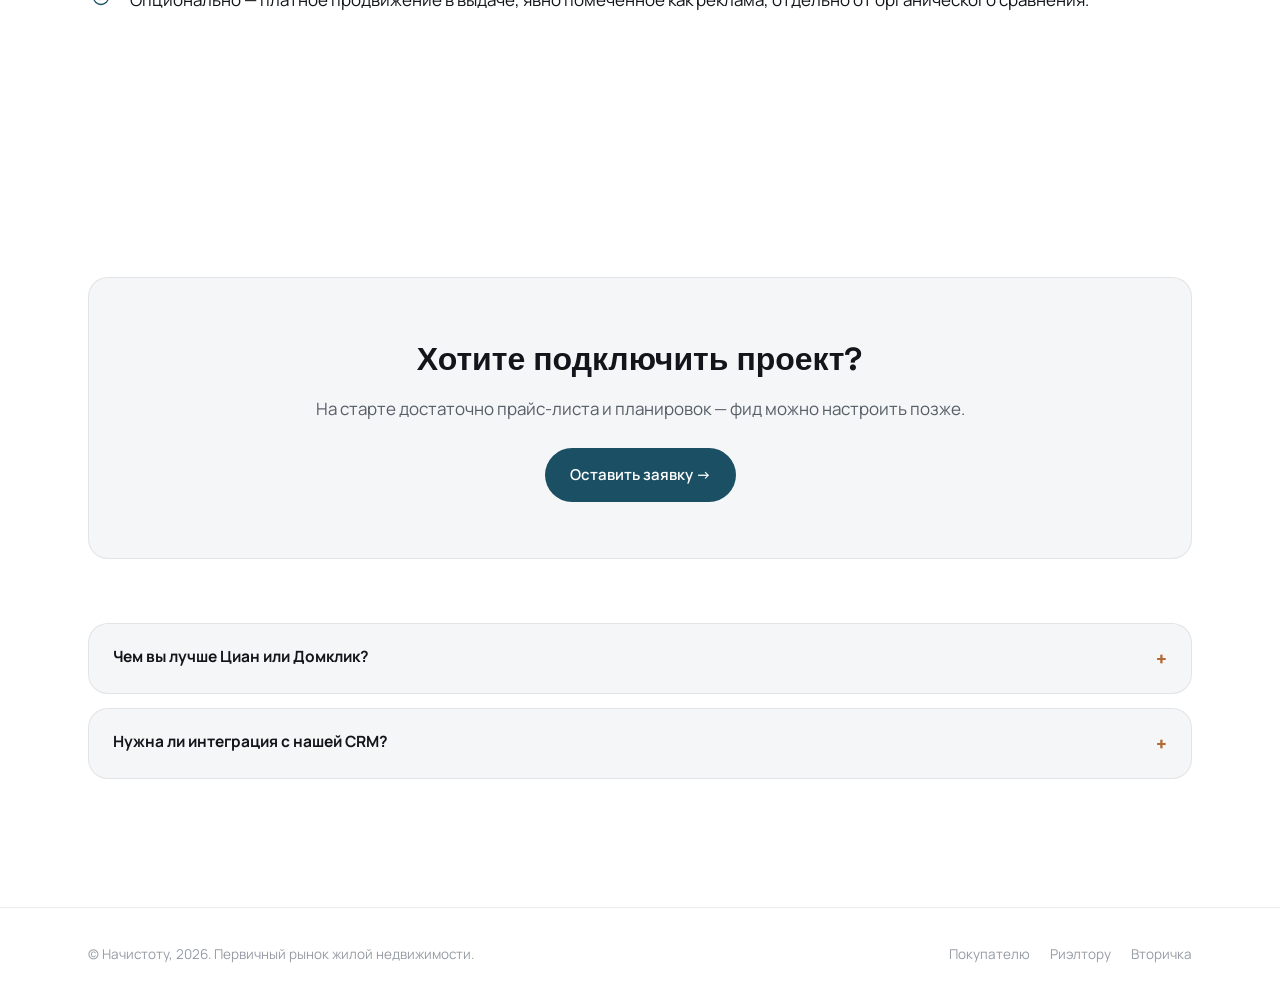
<file: developer.html>
<!DOCTYPE html>
<html lang="ru">
<head>
<meta charset="UTF-8">
<meta name="viewport" content="width=device-width, initial-scale=1.0">
<title>Начистоту — застройщику</title>
<style>
@import url('https://fonts.googleapis.com/css2?family=Space+Grotesk:wght@400;500;600;700&family=Manrope:wght@400;500;600;700&family=IBM+Plex+Mono:wght@400;500&display=swap');

:root{
  --bg: #FFFFFF;
  --surface: #F5F6F8;
  --surface-strong: #EEF0F3;
  --border: rgba(15,23,31,0.08);
  --ink: #12161B;
  --ink-soft: #565E68;
  --ink-faint: #969CA4;
  --teal: #1B4F63;
  --teal-deep: #0F3542;
  --teal-mist: #EAF2F4;
  --amber: #B36A34;
  --amber-soft: #FBEEE1;
  --radius: 20px;
  --maxw: 1160px;
}

*{box-sizing:border-box;}
html{
  scroll-behavior:smooth;
  background:#FFFFFF;
  min-height:100%;
  overflow-x:hidden;
}
body{
  margin:0;
  background: var(--bg);
  min-height:100vh;
  color:var(--ink);
  font-family:'Manrope', sans-serif;
  font-size:17px;
  line-height:1.6;
  -webkit-font-smoothing:antialiased;
  position:relative;
  overflow-x:hidden;
  width:100%;
}

a{color:inherit;}

.wrap{max-width:var(--maxw); margin:0 auto; padding:0 28px;}

/* Nav */
header.nav{
  position:sticky; top:0; z-index:50;
  backdrop-filter: blur(14px);
  background: rgba(245,242,234,0.72);
  border-bottom:1px solid var(--border);
}
.nav-inner{
  display:flex; align-items:center; justify-content:space-between;
  padding:18px 28px; max-width:var(--maxw); margin:0 auto;
}
.logo{
  font-family:'Space Grotesk', sans-serif; font-weight:600; font-size:22px;
  letter-spacing:-0.01em; text-decoration:none; color:var(--ink);
  display:flex; align-items:center; gap:8px;
}
.logo .dot{
  width:8px; height:8px; border-radius:50%; background:var(--amber); display:inline-block;
}
nav.links{display:flex; gap:28px; font-size:14.5px;}
nav.links a{text-decoration:none; color:var(--ink-soft); transition:color .2s;}
nav.links a:hover{color:var(--ink);}
nav.links a.active{color:var(--ink); font-weight:600;}

/* Hero */
.hero{padding:120px 0 80px; overflow:hidden; position:relative;}
.hero-grid{display:grid; grid-template-columns:1.1fr 0.9fr; gap:40px; align-items:center;}
.eyebrow{
  display:inline-flex; align-items:center; gap:10px;
  font-family:'Manrope', sans-serif; font-weight:600; font-size:14px;
  color:var(--teal); margin-bottom:26px;
}
.eyebrow .line{width:26px; height:1px; background:var(--teal); display:inline-block;}
h1{
  font-family:'Space Grotesk', sans-serif; font-weight:440; font-size:clamp(38px,5.4vw,62px);
  line-height:1.12; letter-spacing:-0.015em; margin:0 0 24px;
  max-width:660px;
}
h1 em{font-style:normal; color:var(--teal); font-weight:600;}
.lede{font-size:18.5px; color:var(--ink-soft); max-width:520px; margin:0 0 40px; line-height:1.65;}

.cta-row{display:flex; gap:14px; flex-wrap:wrap; margin-bottom:8px;}
.btn{
  display:inline-flex; align-items:center; gap:8px;
  padding:14px 24px; border-radius:100px; font-weight:600; font-size:15px;
  text-decoration:none; border:1px solid transparent; transition:transform .15s ease, box-shadow .15s ease;
}
.btn:hover{transform:translateY(-1px);}
.btn-primary{background:var(--teal); color:#fff;}
.btn-primary:hover{box-shadow:0 8px 24px rgba(31,75,94,0.28);}
.btn-ghost{background:var(--surface-strong); border:1px solid var(--border); color:var(--ink);}

/* Surface card / disclosure tag — signature element */
.glass{
  background:var(--surface);
  border:1px solid var(--border);
  border-radius:var(--radius);
  box-shadow: none;
  transition: box-shadow .2s ease, transform .2s ease;
}
.glass:hover{box-shadow: 0 12px 28px -18px rgba(15,23,31,0.18);}

/* Decorative line-art visuals */
.hero-visual{position:relative; display:flex; align-items:center; justify-content:center; min-height:340px;}
.hero-visual .glow{
  position:absolute; width:420px; height:420px; border-radius:50%;
  background: radial-gradient(circle, rgba(31,75,94,0.10) 0%, rgba(173,107,55,0.07) 45%, transparent 72%);
  filter: blur(6px);
}
.hero-visual svg{position:relative; z-index:1; width:100%; max-width:420px; height:auto;}

.section-visual{display:flex; justify-content:center; margin:8px 0 48px; opacity:.9;}
.section-visual svg{width:100%; max-width:560px; height:auto;}

.divider{
  height:1px; background:linear-gradient(90deg, transparent, var(--border) 20%, var(--border) 80%, transparent);
  margin:0;
}

.disclosure{
  display:inline-flex; align-items:center; gap:10px;
  font-family:'IBM Plex Mono', monospace; font-size:12.5px;
  padding:8px 12px; border-radius:10px;
  background:rgba(255,255,255,0.5); border:1px solid var(--border);
  color:var(--ink-soft);
}
.disclosure b{color:var(--teal); font-weight:500;}
.disclosure.zero b{color:#3E7A55;}

/* Audience cards grid */
.section{padding:88px 0;}
.section-head{max-width:640px; margin-bottom:52px;}
.kicker{
  font-family:'IBM Plex Mono', monospace; font-size:12px; text-transform:uppercase;
  letter-spacing:.08em; color:var(--ink-faint); margin-bottom:10px; display:block;
}
h2{font-family:'Space Grotesk', sans-serif; font-weight:480; font-size:clamp(28px,4vw,40px); margin:0 0 14px; letter-spacing:-0.01em;}
.section-head p{color:var(--ink-soft); font-size:17px; margin:0;}

.grid-4{display:grid; grid-template-columns:repeat(4,1fr); gap:18px;}
.grid-2{display:grid; grid-template-columns:repeat(2,1fr); gap:18px;}

.card{
  padding:30px 26px; display:flex; flex-direction:column; gap:14px;
  text-decoration:none; color:var(--ink); transition:transform .2s ease, box-shadow .2s ease;
}
.card:hover{transform:translateY(-3px);}
.card .num{font-family:'IBM Plex Mono',monospace; font-size:12px; color:var(--amber);}
.card h3{font-family:'Space Grotesk', sans-serif; font-weight:560; font-size:21px; margin:0;}
.card p{color:var(--ink-soft); font-size:14.5px; margin:0; flex-grow:1;}
.card .arrow{font-size:14px; color:var(--teal); font-weight:600;}
.card.soon{opacity:.62;}
.card .tag-soon{
  font-family:'IBM Plex Mono', monospace; font-size:11px; color:var(--amber);
  background:var(--amber-soft); padding:3px 9px; border-radius:100px; align-self:flex-start;
}

/* How it works */
.steps{display:grid; grid-template-columns:repeat(3,1fr); gap:24px; margin-top:8px;}
.step{padding:34px 28px;}
.step-icon{display:block; margin-bottom:18px;}
.step h4{font-size:17px; margin:0 0 10px; font-weight:700;}
.step p{color:var(--ink-soft); font-size:14.5px; margin:0;}

/* Content pages */
.page-hero{padding:64px 0 40px; border-bottom:1px solid var(--border);}
.breadcrumb{font-size:13.5px; color:var(--ink-faint); margin-bottom:18px;}
.breadcrumb a{text-decoration:none; color:var(--ink-faint);}
.breadcrumb a:hover{color:var(--teal);}

.pain-solution{display:grid; grid-template-columns:1fr 1fr; gap:20px; margin:20px 0 40px;}
.pain-solution .glass{padding:28px;}
.pain-solution h4{
  font-family:'IBM Plex Mono', monospace; font-size:12px; text-transform:uppercase;
  letter-spacing:.05em; margin:0 0 12px; color:var(--ink-faint);
}
.pain-solution p{margin:0; color:var(--ink-soft); font-size:15.5px;}

.list-econ{list-style:none; padding:0; margin:0; display:flex; flex-direction:column;}
.list-econ li{
  display:flex; align-items:flex-start; gap:20px; padding:24px 4px;
  border-bottom:1px solid var(--border);
}
.list-econ li:first-child{padding-top:4px;}
.list-econ li:last-child{border-bottom:none;}
.list-econ .mark{
  flex-shrink:0; margin-top:2px; display:flex; align-items:center;
  font-family:'IBM Plex Mono', monospace; color:var(--amber); font-weight:500; font-size:14px;
}
.list-econ .mark svg{display:block;}

.faq{display:flex; flex-direction:column; gap:14px; margin-top:8px;}
.faq details{padding:20px 24px;}
.faq summary{cursor:pointer; font-weight:700; font-size:15.5px; list-style:none; display:flex; justify-content:space-between; gap:16px;}
.faq summary::-webkit-details-marker{display:none;}
.faq summary::after{content:'+'; color:var(--amber); font-family:'IBM Plex Mono',monospace; font-size:18px;}
.faq details[open] summary::after{content:'–';}
.faq p{margin:12px 0 0; color:var(--ink-soft); font-size:15px;}

.cta-band{padding:56px; text-align:center; margin:64px 0;}
.cta-band h3{font-family:'Space Grotesk', sans-serif; font-size:clamp(24px,3.6vw,32px); margin:0 0 10px;}
.cta-band p{color:var(--ink-soft); margin:0 0 26px;}

footer{border-top:1px solid var(--border); padding:36px 0; margin-top:40px;}
.footer-inner{display:flex; justify-content:space-between; align-items:center; flex-wrap:wrap; gap:12px;}
.footer-inner p{color:var(--ink-faint); font-size:13.5px; margin:0;}
.foot-links{display:flex; gap:20px;}
.foot-links a{text-decoration:none; color:var(--ink-faint); font-size:13.5px;}
.foot-links a:hover{color:var(--teal);}

@media (max-width:900px){
  .grid-4{grid-template-columns:repeat(2,1fr);}
  .grid-2, .pain-solution, .steps, .hero-grid{grid-template-columns:1fr;}
  nav.links{display:none;}
  .hero{padding:56px 0 36px;}
  .hero-visual{min-height:auto; margin-top:8px;}
  .hero-visual svg{max-width:260px;}
  .hero-visual .glow{width:280px; height:280px;}
}
@media (max-width:560px){
  .grid-4{grid-template-columns:1fr;}
  .hero{padding:44px 0 32px;}
  h1{font-size:clamp(30px,9vw,44px);}
  .lede{font-size:16.5px;}
  .hero-visual svg{max-width:200px;}
}

</style>
</head>
<body>

<header class="nav">
  <div class="nav-inner">
    <a class="logo" href="index.html"><span class="dot"></span>Начистоту</a>
    <nav class="links">
      <a href="buyer.html">Покупателю</a>
      <a href="developer.html" class="active">Застройщику</a>
      <a href="realtor.html">Риэлтору</a>
      <a href="secondary.html">Продавцу вторички</a>
    </nav>
  </div>
</header>

<section class="page-hero">
  <div class="wrap hero-grid">
    <div>
      <p class="breadcrumb"><a href="index.html">Начистоту</a> / Застройщику</p>
      <span class="eyebrow"><span class="line"></span>Дополнительный канал продаж</span>
      <h1>Лиды, которые уже <em>разобраны</em>, до того как дойдут до отдела продаж.</h1>
      <p class="lede">Прозрачная альтернатива дорогому и непрозрачному агентскому каналу — без раздутых бонусов «топ-агентствам» и с понятной аналитикой конверсии по каждому проекту.</p>
      <div class="cta-row">
        <a href="#connect" class="btn btn-primary">Подключить проект →</a>
      </div>
    </div>
    <div class="hero-visual">
      <svg viewBox="0 0 320 320" fill="none" xmlns="http://www.w3.org/2000/svg">
        <path d="M40 40h240l-70 110v90l-100 30v-120L40 40z" stroke="#1B4F63" stroke-width="1.4" stroke-linejoin="round" opacity="0.55"/>
        <circle cx="70" cy="55" r="4" fill="#1B4F63" opacity="0.35"/>
        <circle cx="120" cy="55" r="4" fill="#1B4F63" opacity="0.35"/>
        <circle cx="170" cy="55" r="4" fill="#1B4F63" opacity="0.35"/>
        <circle cx="220" cy="55" r="4" fill="#1B4F63" opacity="0.35"/>
        <circle cx="260" cy="55" r="4" fill="#1B4F63" opacity="0.35"/>
        <circle cx="150" cy="240" r="5" fill="#B36A34"/>
        <rect x="122" y="255" width="60" height="16" rx="8" stroke="#B36A34" stroke-width="1.2"/>
        <text x="132" y="267" font-family="IBM Plex Mono, monospace" font-size="9" fill="#B36A34">готов</text>
      </svg>
    </div>
  </div>
</section>

<section class="section">
  <div class="wrap">
    <div class="pain-solution">
      <div class="glass">
        <h4>Знакомая боль</h4>
        <p>Комиссия 2–5% без внятной аналитики, зависимость от отношений с конкретными агентствами, рекламный бюджет, утекающий в звонки, которые ничем не заканчиваются.</p>
      </div>
      <div class="glass">
        <h4>Наш подход</h4>
        <p>AI отсеивает нецелевые обращения и уточняет бюджет, сроки и платёжеспособность до звонка вашему менеджеру. В работу идут уже разобранные диалоги, а не сырой поток.</p>
      </div>
    </div>

    <div class="section-head">
      <span class="kicker">Условия</span>
      <h2>Рыночная комиссия, единая логика</h2>
      <p>Ставку определяете вы сами — так же, как с любым агентством: от 0 до 5% в зависимости от ликвидности проекта. Мы не унифицируем её и не просим переплачивать сверх рынка.</p>
    </div>
    <ul class="list-econ">
      <li><span class="mark"><svg width="18" height="18" viewBox="0 0 18 18" fill="none"><circle cx="9" cy="9" r="7.5" stroke="#1B4F63" stroke-width="1.3"/><path d="M6 9.5l2 2 4-4.5" stroke="#1B4F63" stroke-width="1.4" stroke-linecap="round" stroke-linejoin="round"/></svg></span><span>Никаких скрытых бонусов «топ-агентствам» поверх согласованной комиссии — единая прозрачная логика внутри платформы.</span></li>
      <li><span class="mark"><svg width="18" height="18" viewBox="0 0 18 18" fill="none"><circle cx="9" cy="9" r="7.5" stroke="#1B4F63" stroke-width="1.3"/><path d="M6 9.5l2 2 4-4.5" stroke="#1B4F63" stroke-width="1.4" stroke-linecap="round" stroke-linejoin="round"/></svg></span><span>Аналитика по каждому лиду и по конверсии в разрезе, недоступном обычным агентствам.</span></li>
      <li><span class="mark"><svg width="18" height="18" viewBox="0 0 18 18" fill="none"><circle cx="9" cy="9" r="7.5" stroke="#1B4F63" stroke-width="1.3"/><path d="M6 9.5l2 2 4-4.5" stroke="#1B4F63" stroke-width="1.4" stroke-linecap="round" stroke-linejoin="round"/></svg></span><span>Опционально — платное продвижение в выдаче, явно помеченное как реклама, отдельно от органического сравнения.</span></li>
    </ul>
  </div>
</section>

<section class="section" id="connect">
  <div class="wrap">
    <div class="cta-band glass">
      <h3>Хотите подключить проект?</h3>
      <p>На старте достаточно прайс-листа и планировок — фид можно настроить позже.</p>
      <a href="#" class="btn btn-primary">Оставить заявку →</a>
    </div>

    <div class="faq">
      <details class="glass"><summary>Чем вы лучше Циан или Домклик?</summary><p>Предквалификация до звонка экономит время отдела продаж, а наш приоритет — закрыть сделку, а не продать рекламное место, как это устроено у классифайдов.</p></details>
      <details class="glass"><summary>Нужна ли интеграция с нашей CRM?</summary><p>На пилоте — нет, достаточно ручного обновления прайса. Для масштабирования подключаем стандартную заявку с уникализацией клиента, как в любой другой агентской схеме.</p></details>
    </div>
  </div>
</section>

<footer>
  <div class="wrap footer-inner">
    <p>© Начистоту, 2026. Первичный рынок жилой недвижимости.</p>
    <div class="foot-links">
      <a href="buyer.html">Покупателю</a>
      <a href="realtor.html">Риэлтору</a>
      <a href="secondary.html">Вторичка</a>
    </div>
  </div>
</footer>

</body>
</html>
</file>
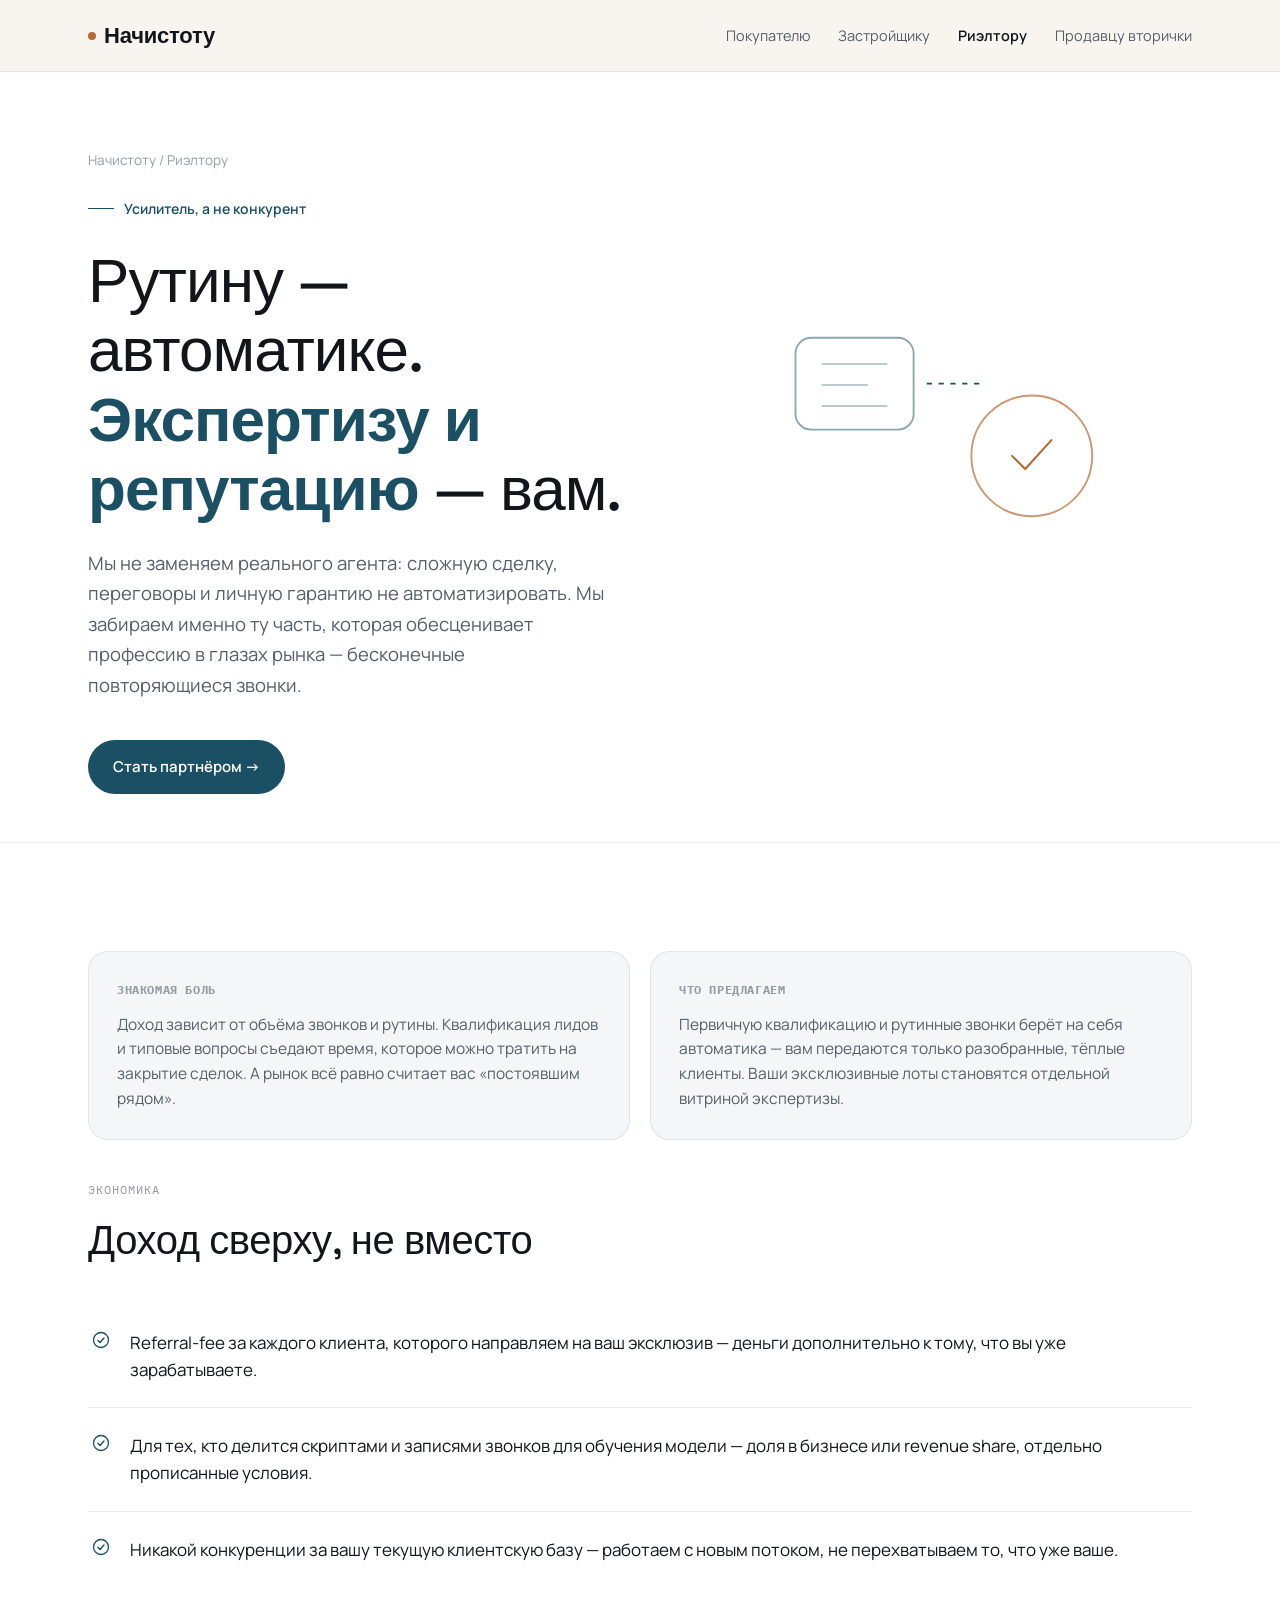
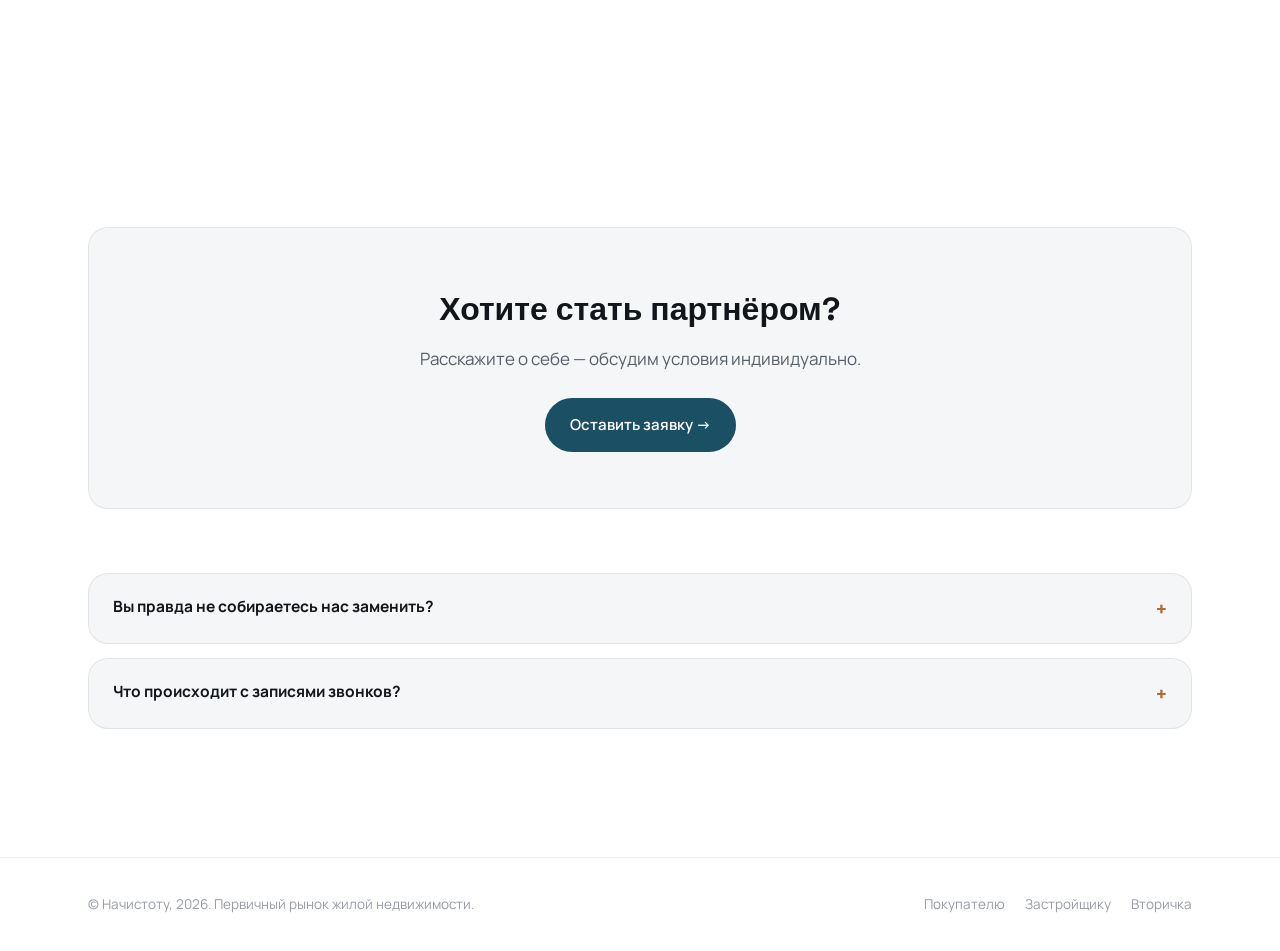
<file: realtor.html>
<!DOCTYPE html>
<html lang="ru">
<head>
<meta charset="UTF-8">
<meta name="viewport" content="width=device-width, initial-scale=1.0">
<title>Начистоту — риэлтору</title>
<style>
@import url('https://fonts.googleapis.com/css2?family=Space+Grotesk:wght@400;500;600;700&family=Manrope:wght@400;500;600;700&family=IBM+Plex+Mono:wght@400;500&display=swap');

:root{
  --bg: #FFFFFF;
  --surface: #F5F6F8;
  --surface-strong: #EEF0F3;
  --border: rgba(15,23,31,0.08);
  --ink: #12161B;
  --ink-soft: #565E68;
  --ink-faint: #969CA4;
  --teal: #1B4F63;
  --teal-deep: #0F3542;
  --teal-mist: #EAF2F4;
  --amber: #B36A34;
  --amber-soft: #FBEEE1;
  --radius: 20px;
  --maxw: 1160px;
}

*{box-sizing:border-box;}
html{
  scroll-behavior:smooth;
  background:#FFFFFF;
  min-height:100%;
  overflow-x:hidden;
}
body{
  margin:0;
  background: var(--bg);
  min-height:100vh;
  color:var(--ink);
  font-family:'Manrope', sans-serif;
  font-size:17px;
  line-height:1.6;
  -webkit-font-smoothing:antialiased;
  position:relative;
  overflow-x:hidden;
  width:100%;
}

a{color:inherit;}

.wrap{max-width:var(--maxw); margin:0 auto; padding:0 28px;}

/* Nav */
header.nav{
  position:sticky; top:0; z-index:50;
  backdrop-filter: blur(14px);
  background: rgba(245,242,234,0.72);
  border-bottom:1px solid var(--border);
}
.nav-inner{
  display:flex; align-items:center; justify-content:space-between;
  padding:18px 28px; max-width:var(--maxw); margin:0 auto;
}
.logo{
  font-family:'Space Grotesk', sans-serif; font-weight:600; font-size:22px;
  letter-spacing:-0.01em; text-decoration:none; color:var(--ink);
  display:flex; align-items:center; gap:8px;
}
.logo .dot{
  width:8px; height:8px; border-radius:50%; background:var(--amber); display:inline-block;
}
nav.links{display:flex; gap:28px; font-size:14.5px;}
nav.links a{text-decoration:none; color:var(--ink-soft); transition:color .2s;}
nav.links a:hover{color:var(--ink);}
nav.links a.active{color:var(--ink); font-weight:600;}

/* Hero */
.hero{padding:120px 0 80px; overflow:hidden; position:relative;}
.hero-grid{display:grid; grid-template-columns:1.1fr 0.9fr; gap:40px; align-items:center;}
.eyebrow{
  display:inline-flex; align-items:center; gap:10px;
  font-family:'Manrope', sans-serif; font-weight:600; font-size:14px;
  color:var(--teal); margin-bottom:26px;
}
.eyebrow .line{width:26px; height:1px; background:var(--teal); display:inline-block;}
h1{
  font-family:'Space Grotesk', sans-serif; font-weight:440; font-size:clamp(38px,5.4vw,62px);
  line-height:1.12; letter-spacing:-0.015em; margin:0 0 24px;
  max-width:660px;
}
h1 em{font-style:normal; color:var(--teal); font-weight:600;}
.lede{font-size:18.5px; color:var(--ink-soft); max-width:520px; margin:0 0 40px; line-height:1.65;}

.cta-row{display:flex; gap:14px; flex-wrap:wrap; margin-bottom:8px;}
.btn{
  display:inline-flex; align-items:center; gap:8px;
  padding:14px 24px; border-radius:100px; font-weight:600; font-size:15px;
  text-decoration:none; border:1px solid transparent; transition:transform .15s ease, box-shadow .15s ease;
}
.btn:hover{transform:translateY(-1px);}
.btn-primary{background:var(--teal); color:#fff;}
.btn-primary:hover{box-shadow:0 8px 24px rgba(31,75,94,0.28);}
.btn-ghost{background:var(--surface-strong); border:1px solid var(--border); color:var(--ink);}

/* Surface card / disclosure tag — signature element */
.glass{
  background:var(--surface);
  border:1px solid var(--border);
  border-radius:var(--radius);
  box-shadow: none;
  transition: box-shadow .2s ease, transform .2s ease;
}
.glass:hover{box-shadow: 0 12px 28px -18px rgba(15,23,31,0.18);}

/* Decorative line-art visuals */
.hero-visual{position:relative; display:flex; align-items:center; justify-content:center; min-height:340px;}
.hero-visual .glow{
  position:absolute; width:420px; height:420px; border-radius:50%;
  background: radial-gradient(circle, rgba(31,75,94,0.10) 0%, rgba(173,107,55,0.07) 45%, transparent 72%);
  filter: blur(6px);
}
.hero-visual svg{position:relative; z-index:1; width:100%; max-width:420px; height:auto;}

.section-visual{display:flex; justify-content:center; margin:8px 0 48px; opacity:.9;}
.section-visual svg{width:100%; max-width:560px; height:auto;}

.divider{
  height:1px; background:linear-gradient(90deg, transparent, var(--border) 20%, var(--border) 80%, transparent);
  margin:0;
}

.disclosure{
  display:inline-flex; align-items:center; gap:10px;
  font-family:'IBM Plex Mono', monospace; font-size:12.5px;
  padding:8px 12px; border-radius:10px;
  background:rgba(255,255,255,0.5); border:1px solid var(--border);
  color:var(--ink-soft);
}
.disclosure b{color:var(--teal); font-weight:500;}
.disclosure.zero b{color:#3E7A55;}

/* Audience cards grid */
.section{padding:88px 0;}
.section-head{max-width:640px; margin-bottom:52px;}
.kicker{
  font-family:'IBM Plex Mono', monospace; font-size:12px; text-transform:uppercase;
  letter-spacing:.08em; color:var(--ink-faint); margin-bottom:10px; display:block;
}
h2{font-family:'Space Grotesk', sans-serif; font-weight:480; font-size:clamp(28px,4vw,40px); margin:0 0 14px; letter-spacing:-0.01em;}
.section-head p{color:var(--ink-soft); font-size:17px; margin:0;}

.grid-4{display:grid; grid-template-columns:repeat(4,1fr); gap:18px;}
.grid-2{display:grid; grid-template-columns:repeat(2,1fr); gap:18px;}

.card{
  padding:30px 26px; display:flex; flex-direction:column; gap:14px;
  text-decoration:none; color:var(--ink); transition:transform .2s ease, box-shadow .2s ease;
}
.card:hover{transform:translateY(-3px);}
.card .num{font-family:'IBM Plex Mono',monospace; font-size:12px; color:var(--amber);}
.card h3{font-family:'Space Grotesk', sans-serif; font-weight:560; font-size:21px; margin:0;}
.card p{color:var(--ink-soft); font-size:14.5px; margin:0; flex-grow:1;}
.card .arrow{font-size:14px; color:var(--teal); font-weight:600;}
.card.soon{opacity:.62;}
.card .tag-soon{
  font-family:'IBM Plex Mono', monospace; font-size:11px; color:var(--amber);
  background:var(--amber-soft); padding:3px 9px; border-radius:100px; align-self:flex-start;
}

/* How it works */
.steps{display:grid; grid-template-columns:repeat(3,1fr); gap:24px; margin-top:8px;}
.step{padding:34px 28px;}
.step-icon{display:block; margin-bottom:18px;}
.step h4{font-size:17px; margin:0 0 10px; font-weight:700;}
.step p{color:var(--ink-soft); font-size:14.5px; margin:0;}

/* Content pages */
.page-hero{padding:64px 0 40px; border-bottom:1px solid var(--border);}
.breadcrumb{font-size:13.5px; color:var(--ink-faint); margin-bottom:18px;}
.breadcrumb a{text-decoration:none; color:var(--ink-faint);}
.breadcrumb a:hover{color:var(--teal);}

.pain-solution{display:grid; grid-template-columns:1fr 1fr; gap:20px; margin:20px 0 40px;}
.pain-solution .glass{padding:28px;}
.pain-solution h4{
  font-family:'IBM Plex Mono', monospace; font-size:12px; text-transform:uppercase;
  letter-spacing:.05em; margin:0 0 12px; color:var(--ink-faint);
}
.pain-solution p{margin:0; color:var(--ink-soft); font-size:15.5px;}

.list-econ{list-style:none; padding:0; margin:0; display:flex; flex-direction:column;}
.list-econ li{
  display:flex; align-items:flex-start; gap:20px; padding:24px 4px;
  border-bottom:1px solid var(--border);
}
.list-econ li:first-child{padding-top:4px;}
.list-econ li:last-child{border-bottom:none;}
.list-econ .mark{
  flex-shrink:0; margin-top:2px; display:flex; align-items:center;
  font-family:'IBM Plex Mono', monospace; color:var(--amber); font-weight:500; font-size:14px;
}
.list-econ .mark svg{display:block;}

.faq{display:flex; flex-direction:column; gap:14px; margin-top:8px;}
.faq details{padding:20px 24px;}
.faq summary{cursor:pointer; font-weight:700; font-size:15.5px; list-style:none; display:flex; justify-content:space-between; gap:16px;}
.faq summary::-webkit-details-marker{display:none;}
.faq summary::after{content:'+'; color:var(--amber); font-family:'IBM Plex Mono',monospace; font-size:18px;}
.faq details[open] summary::after{content:'–';}
.faq p{margin:12px 0 0; color:var(--ink-soft); font-size:15px;}

.cta-band{padding:56px; text-align:center; margin:64px 0;}
.cta-band h3{font-family:'Space Grotesk', sans-serif; font-size:clamp(24px,3.6vw,32px); margin:0 0 10px;}
.cta-band p{color:var(--ink-soft); margin:0 0 26px;}

footer{border-top:1px solid var(--border); padding:36px 0; margin-top:40px;}
.footer-inner{display:flex; justify-content:space-between; align-items:center; flex-wrap:wrap; gap:12px;}
.footer-inner p{color:var(--ink-faint); font-size:13.5px; margin:0;}
.foot-links{display:flex; gap:20px;}
.foot-links a{text-decoration:none; color:var(--ink-faint); font-size:13.5px;}
.foot-links a:hover{color:var(--teal);}

@media (max-width:900px){
  .grid-4{grid-template-columns:repeat(2,1fr);}
  .grid-2, .pain-solution, .steps, .hero-grid{grid-template-columns:1fr;}
  nav.links{display:none;}
  .hero{padding:56px 0 36px;}
  .hero-visual{min-height:auto; margin-top:8px;}
  .hero-visual svg{max-width:260px;}
  .hero-visual .glow{width:280px; height:280px;}
}
@media (max-width:560px){
  .grid-4{grid-template-columns:1fr;}
  .hero{padding:44px 0 32px;}
  h1{font-size:clamp(30px,9vw,44px);}
  .lede{font-size:16.5px;}
  .hero-visual svg{max-width:200px;}
}

</style>
</head>
<body>

<header class="nav">
  <div class="nav-inner">
    <a class="logo" href="index.html"><span class="dot"></span>Начистоту</a>
    <nav class="links">
      <a href="buyer.html">Покупателю</a>
      <a href="developer.html">Застройщику</a>
      <a href="realtor.html" class="active">Риэлтору</a>
      <a href="secondary.html">Продавцу вторички</a>
    </nav>
  </div>
</header>

<section class="page-hero">
  <div class="wrap hero-grid">
    <div>
      <p class="breadcrumb"><a href="index.html">Начистоту</a> / Риэлтору</p>
      <span class="eyebrow"><span class="line"></span>Усилитель, а не конкурент</span>
      <h1>Рутину — автоматике. <em>Экспертизу и репутацию</em> — вам.</h1>
      <p class="lede">Мы не заменяем реального агента: сложную сделку, переговоры и личную гарантию не автоматизировать. Мы забираем именно ту часть, которая обесценивает профессию в глазах рынка — бесконечные повторяющиеся звонки.</p>
      <div class="cta-row">
        <a href="#partner" class="btn btn-primary">Стать партнёром →</a>
      </div>
    </div>
    <div class="hero-visual">
      <svg viewBox="0 0 320 320" fill="none" xmlns="http://www.w3.org/2000/svg">
        <rect x="40" y="60" width="90" height="70" rx="12" stroke="#1B4F63" stroke-width="1.4" opacity="0.5"/>
        <path d="M60 80h50M60 96h35M60 112h50" stroke="#1B4F63" stroke-width="1.2" opacity="0.4"/>
        <path d="M140 95h40" stroke="#1B4F63" stroke-width="1.3" stroke-dasharray="4 5"/>
        <circle cx="220" cy="150" r="46" stroke="#B36A34" stroke-width="1.4" opacity="0.7"/>
        <path d="M205 150l10 10 20-22" stroke="#B36A34" stroke-width="1.6" stroke-linecap="round" stroke-linejoin="round"/>
      </svg>
    </div>
  </div>
</section>

<section class="section">
  <div class="wrap">
    <div class="pain-solution">
      <div class="glass">
        <h4>Знакомая боль</h4>
        <p>Доход зависит от объёма звонков и рутины. Квалификация лидов и типовые вопросы съедают время, которое можно тратить на закрытие сделок. А рынок всё равно считает вас «постоявшим рядом».</p>
      </div>
      <div class="glass">
        <h4>Что предлагаем</h4>
        <p>Первичную квалификацию и рутинные звонки берёт на себя автоматика — вам передаются только разобранные, тёплые клиенты. Ваши эксклюзивные лоты становятся отдельной витриной экспертизы.</p>
      </div>
    </div>

    <div class="section-head">
      <span class="kicker">Экономика</span>
      <h2>Доход сверху, не вместо</h2>
    </div>
    <ul class="list-econ">
      <li><span class="mark"><svg width="18" height="18" viewBox="0 0 18 18" fill="none"><circle cx="9" cy="9" r="7.5" stroke="#1B4F63" stroke-width="1.3"/><path d="M6 9.5l2 2 4-4.5" stroke="#1B4F63" stroke-width="1.4" stroke-linecap="round" stroke-linejoin="round"/></svg></span><span>Referral-fee за каждого клиента, которого направляем на ваш эксклюзив — деньги дополнительно к тому, что вы уже зарабатываете.</span></li>
      <li><span class="mark"><svg width="18" height="18" viewBox="0 0 18 18" fill="none"><circle cx="9" cy="9" r="7.5" stroke="#1B4F63" stroke-width="1.3"/><path d="M6 9.5l2 2 4-4.5" stroke="#1B4F63" stroke-width="1.4" stroke-linecap="round" stroke-linejoin="round"/></svg></span><span>Для тех, кто делится скриптами и записями звонков для обучения модели — доля в бизнесе или revenue share, отдельно прописанные условия.</span></li>
      <li><span class="mark"><svg width="18" height="18" viewBox="0 0 18 18" fill="none"><circle cx="9" cy="9" r="7.5" stroke="#1B4F63" stroke-width="1.3"/><path d="M6 9.5l2 2 4-4.5" stroke="#1B4F63" stroke-width="1.4" stroke-linecap="round" stroke-linejoin="round"/></svg></span><span>Никакой конкуренции за вашу текущую клиентскую базу — работаем с новым потоком, не перехватываем то, что уже ваше.</span></li>
    </ul>
  </div>
</section>

<section class="section" id="partner">
  <div class="wrap">
    <div class="cta-band glass">
      <h3>Хотите стать партнёром?</h3>
      <p>Расскажите о себе — обсудим условия индивидуально.</p>
      <a href="#" class="btn btn-primary">Оставить заявку →</a>
    </div>

    <div class="faq">
      <details class="glass"><summary>Вы правда не собираетесь нас заменить?</summary><p>AI не может закрыть сложную сделку или дать личную гарантию репутацией. Мы автоматизируем именно ту рутину, что обесценивает профессию — и оставляем то, где ценность живого эксперта неоспорима.</p></details>
      <details class="glass"><summary>Что происходит с записями звонков?</summary><p>Используем их только с отдельным явным согласием на эту конкретную цель — обработка для обучения модели требует отдельного согласия по 152-ФЗ, это не то же самое, что стандартное «звонок может быть записан».</p></details>
    </div>
  </div>
</section>

<footer>
  <div class="wrap footer-inner">
    <p>© Начистоту, 2026. Первичный рынок жилой недвижимости.</p>
    <div class="foot-links">
      <a href="buyer.html">Покупателю</a>
      <a href="developer.html">Застройщику</a>
      <a href="secondary.html">Вторичка</a>
    </div>
  </div>
</footer>

</body>
</html>
</file>
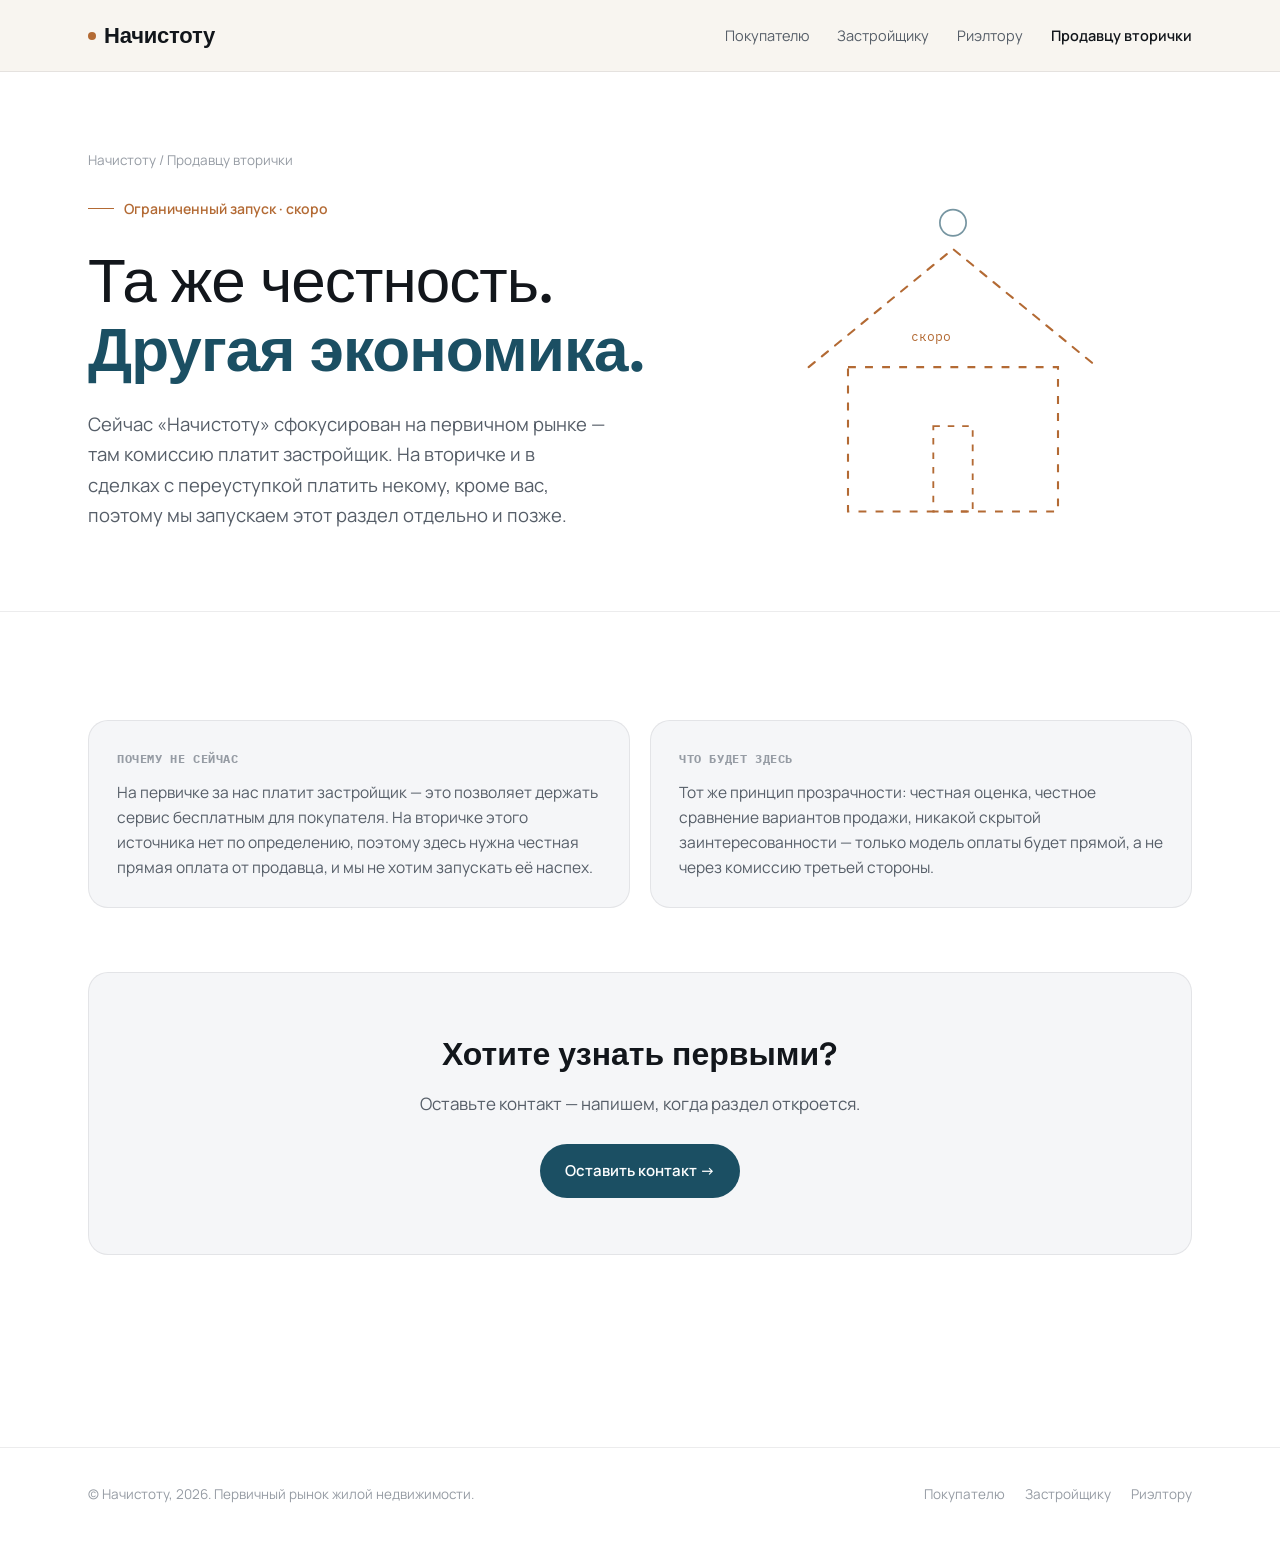
<file: secondary.html>
<!DOCTYPE html>
<html lang="ru">
<head>
<meta charset="UTF-8">
<meta name="viewport" content="width=device-width, initial-scale=1.0">
<title>Начистоту — вторичный рынок (скоро)</title>
<style>
@import url('https://fonts.googleapis.com/css2?family=Space+Grotesk:wght@400;500;600;700&family=Manrope:wght@400;500;600;700&family=IBM+Plex+Mono:wght@400;500&display=swap');

:root{
  --bg: #FFFFFF;
  --surface: #F5F6F8;
  --surface-strong: #EEF0F3;
  --border: rgba(15,23,31,0.08);
  --ink: #12161B;
  --ink-soft: #565E68;
  --ink-faint: #969CA4;
  --teal: #1B4F63;
  --teal-deep: #0F3542;
  --teal-mist: #EAF2F4;
  --amber: #B36A34;
  --amber-soft: #FBEEE1;
  --radius: 20px;
  --maxw: 1160px;
}

*{box-sizing:border-box;}
html{
  scroll-behavior:smooth;
  background:#FFFFFF;
  min-height:100%;
  overflow-x:hidden;
}
body{
  margin:0;
  background: var(--bg);
  min-height:100vh;
  color:var(--ink);
  font-family:'Manrope', sans-serif;
  font-size:17px;
  line-height:1.6;
  -webkit-font-smoothing:antialiased;
  position:relative;
  overflow-x:hidden;
  width:100%;
}

a{color:inherit;}

.wrap{max-width:var(--maxw); margin:0 auto; padding:0 28px;}

/* Nav */
header.nav{
  position:sticky; top:0; z-index:50;
  backdrop-filter: blur(14px);
  background: rgba(245,242,234,0.72);
  border-bottom:1px solid var(--border);
}
.nav-inner{
  display:flex; align-items:center; justify-content:space-between;
  padding:18px 28px; max-width:var(--maxw); margin:0 auto;
}
.logo{
  font-family:'Space Grotesk', sans-serif; font-weight:600; font-size:22px;
  letter-spacing:-0.01em; text-decoration:none; color:var(--ink);
  display:flex; align-items:center; gap:8px;
}
.logo .dot{
  width:8px; height:8px; border-radius:50%; background:var(--amber); display:inline-block;
}
nav.links{display:flex; gap:28px; font-size:14.5px;}
nav.links a{text-decoration:none; color:var(--ink-soft); transition:color .2s;}
nav.links a:hover{color:var(--ink);}
nav.links a.active{color:var(--ink); font-weight:600;}

/* Hero */
.hero{padding:120px 0 80px; overflow:hidden; position:relative;}
.hero-grid{display:grid; grid-template-columns:1.1fr 0.9fr; gap:40px; align-items:center;}
.eyebrow{
  display:inline-flex; align-items:center; gap:10px;
  font-family:'Manrope', sans-serif; font-weight:600; font-size:14px;
  color:var(--teal); margin-bottom:26px;
}
.eyebrow .line{width:26px; height:1px; background:var(--teal); display:inline-block;}
h1{
  font-family:'Space Grotesk', sans-serif; font-weight:440; font-size:clamp(38px,5.4vw,62px);
  line-height:1.12; letter-spacing:-0.015em; margin:0 0 24px;
  max-width:660px;
}
h1 em{font-style:normal; color:var(--teal); font-weight:600;}
.lede{font-size:18.5px; color:var(--ink-soft); max-width:520px; margin:0 0 40px; line-height:1.65;}

.cta-row{display:flex; gap:14px; flex-wrap:wrap; margin-bottom:8px;}
.btn{
  display:inline-flex; align-items:center; gap:8px;
  padding:14px 24px; border-radius:100px; font-weight:600; font-size:15px;
  text-decoration:none; border:1px solid transparent; transition:transform .15s ease, box-shadow .15s ease;
}
.btn:hover{transform:translateY(-1px);}
.btn-primary{background:var(--teal); color:#fff;}
.btn-primary:hover{box-shadow:0 8px 24px rgba(31,75,94,0.28);}
.btn-ghost{background:var(--surface-strong); border:1px solid var(--border); color:var(--ink);}

/* Surface card / disclosure tag — signature element */
.glass{
  background:var(--surface);
  border:1px solid var(--border);
  border-radius:var(--radius);
  box-shadow: none;
  transition: box-shadow .2s ease, transform .2s ease;
}
.glass:hover{box-shadow: 0 12px 28px -18px rgba(15,23,31,0.18);}

/* Decorative line-art visuals */
.hero-visual{position:relative; display:flex; align-items:center; justify-content:center; min-height:340px;}
.hero-visual .glow{
  position:absolute; width:420px; height:420px; border-radius:50%;
  background: radial-gradient(circle, rgba(31,75,94,0.10) 0%, rgba(173,107,55,0.07) 45%, transparent 72%);
  filter: blur(6px);
}
.hero-visual svg{position:relative; z-index:1; width:100%; max-width:420px; height:auto;}

.section-visual{display:flex; justify-content:center; margin:8px 0 48px; opacity:.9;}
.section-visual svg{width:100%; max-width:560px; height:auto;}

.divider{
  height:1px; background:linear-gradient(90deg, transparent, var(--border) 20%, var(--border) 80%, transparent);
  margin:0;
}

.disclosure{
  display:inline-flex; align-items:center; gap:10px;
  font-family:'IBM Plex Mono', monospace; font-size:12.5px;
  padding:8px 12px; border-radius:10px;
  background:rgba(255,255,255,0.5); border:1px solid var(--border);
  color:var(--ink-soft);
}
.disclosure b{color:var(--teal); font-weight:500;}
.disclosure.zero b{color:#3E7A55;}

/* Audience cards grid */
.section{padding:88px 0;}
.section-head{max-width:640px; margin-bottom:52px;}
.kicker{
  font-family:'IBM Plex Mono', monospace; font-size:12px; text-transform:uppercase;
  letter-spacing:.08em; color:var(--ink-faint); margin-bottom:10px; display:block;
}
h2{font-family:'Space Grotesk', sans-serif; font-weight:480; font-size:clamp(28px,4vw,40px); margin:0 0 14px; letter-spacing:-0.01em;}
.section-head p{color:var(--ink-soft); font-size:17px; margin:0;}

.grid-4{display:grid; grid-template-columns:repeat(4,1fr); gap:18px;}
.grid-2{display:grid; grid-template-columns:repeat(2,1fr); gap:18px;}

.card{
  padding:30px 26px; display:flex; flex-direction:column; gap:14px;
  text-decoration:none; color:var(--ink); transition:transform .2s ease, box-shadow .2s ease;
}
.card:hover{transform:translateY(-3px);}
.card .num{font-family:'IBM Plex Mono',monospace; font-size:12px; color:var(--amber);}
.card h3{font-family:'Space Grotesk', sans-serif; font-weight:560; font-size:21px; margin:0;}
.card p{color:var(--ink-soft); font-size:14.5px; margin:0; flex-grow:1;}
.card .arrow{font-size:14px; color:var(--teal); font-weight:600;}
.card.soon{opacity:.62;}
.card .tag-soon{
  font-family:'IBM Plex Mono', monospace; font-size:11px; color:var(--amber);
  background:var(--amber-soft); padding:3px 9px; border-radius:100px; align-self:flex-start;
}

/* How it works */
.steps{display:grid; grid-template-columns:repeat(3,1fr); gap:24px; margin-top:8px;}
.step{padding:34px 28px;}
.step-icon{display:block; margin-bottom:18px;}
.step h4{font-size:17px; margin:0 0 10px; font-weight:700;}
.step p{color:var(--ink-soft); font-size:14.5px; margin:0;}

/* Content pages */
.page-hero{padding:64px 0 40px; border-bottom:1px solid var(--border);}
.breadcrumb{font-size:13.5px; color:var(--ink-faint); margin-bottom:18px;}
.breadcrumb a{text-decoration:none; color:var(--ink-faint);}
.breadcrumb a:hover{color:var(--teal);}

.pain-solution{display:grid; grid-template-columns:1fr 1fr; gap:20px; margin:20px 0 40px;}
.pain-solution .glass{padding:28px;}
.pain-solution h4{
  font-family:'IBM Plex Mono', monospace; font-size:12px; text-transform:uppercase;
  letter-spacing:.05em; margin:0 0 12px; color:var(--ink-faint);
}
.pain-solution p{margin:0; color:var(--ink-soft); font-size:15.5px;}

.list-econ{list-style:none; padding:0; margin:0; display:flex; flex-direction:column;}
.list-econ li{
  display:flex; align-items:flex-start; gap:20px; padding:24px 4px;
  border-bottom:1px solid var(--border);
}
.list-econ li:first-child{padding-top:4px;}
.list-econ li:last-child{border-bottom:none;}
.list-econ .mark{
  flex-shrink:0; margin-top:2px; display:flex; align-items:center;
  font-family:'IBM Plex Mono', monospace; color:var(--amber); font-weight:500; font-size:14px;
}
.list-econ .mark svg{display:block;}

.faq{display:flex; flex-direction:column; gap:14px; margin-top:8px;}
.faq details{padding:20px 24px;}
.faq summary{cursor:pointer; font-weight:700; font-size:15.5px; list-style:none; display:flex; justify-content:space-between; gap:16px;}
.faq summary::-webkit-details-marker{display:none;}
.faq summary::after{content:'+'; color:var(--amber); font-family:'IBM Plex Mono',monospace; font-size:18px;}
.faq details[open] summary::after{content:'–';}
.faq p{margin:12px 0 0; color:var(--ink-soft); font-size:15px;}

.cta-band{padding:56px; text-align:center; margin:64px 0;}
.cta-band h3{font-family:'Space Grotesk', sans-serif; font-size:clamp(24px,3.6vw,32px); margin:0 0 10px;}
.cta-band p{color:var(--ink-soft); margin:0 0 26px;}

footer{border-top:1px solid var(--border); padding:36px 0; margin-top:40px;}
.footer-inner{display:flex; justify-content:space-between; align-items:center; flex-wrap:wrap; gap:12px;}
.footer-inner p{color:var(--ink-faint); font-size:13.5px; margin:0;}
.foot-links{display:flex; gap:20px;}
.foot-links a{text-decoration:none; color:var(--ink-faint); font-size:13.5px;}
.foot-links a:hover{color:var(--teal);}

@media (max-width:900px){
  .grid-4{grid-template-columns:repeat(2,1fr);}
  .grid-2, .pain-solution, .steps, .hero-grid{grid-template-columns:1fr;}
  nav.links{display:none;}
  .hero{padding:56px 0 36px;}
  .hero-visual{min-height:auto; margin-top:8px;}
  .hero-visual svg{max-width:260px;}
  .hero-visual .glow{width:280px; height:280px;}
}
@media (max-width:560px){
  .grid-4{grid-template-columns:1fr;}
  .hero{padding:44px 0 32px;}
  h1{font-size:clamp(30px,9vw,44px);}
  .lede{font-size:16.5px;}
  .hero-visual svg{max-width:200px;}
}

</style>
</head>
<body>

<header class="nav">
  <div class="nav-inner">
    <a class="logo" href="index.html"><span class="dot"></span>Начистоту</a>
    <nav class="links">
      <a href="buyer.html">Покупателю</a>
      <a href="developer.html">Застройщику</a>
      <a href="realtor.html">Риэлтору</a>
      <a href="secondary.html" class="active">Продавцу вторички</a>
    </nav>
  </div>
</header>

<section class="page-hero">
  <div class="wrap hero-grid">
    <div>
      <p class="breadcrumb"><a href="index.html">Начистоту</a> / Продавцу вторички</p>
      <span class="eyebrow" style="color:var(--amber);"><span class="line" style="background:var(--amber);"></span>Ограниченный запуск · скоро</span>
      <h1>Та же честность. <em>Другая экономика.</em></h1>
      <p class="lede">Сейчас «Начистоту» сфокусирован на первичном рынке — там комиссию платит застройщик. На вторичке и в сделках с переуступкой платить некому, кроме вас, поэтому мы запускаем этот раздел отдельно и позже.</p>
    </div>
    <div class="hero-visual">
      <svg viewBox="0 0 320 320" fill="none" xmlns="http://www.w3.org/2000/svg">
        <path d="M50 170L160 80l110 90" stroke="#B36A34" stroke-width="1.6" stroke-dasharray="6 7" stroke-linecap="round"/>
        <rect x="80" y="170" width="160" height="110" stroke="#B36A34" stroke-width="1.6" stroke-dasharray="6 7"/>
        <rect x="145" y="215" width="30" height="65" stroke="#B36A34" stroke-width="1.4" stroke-dasharray="5 6"/>
        <circle cx="160" cy="60" r="10" stroke="#1B4F63" stroke-width="1.3" opacity="0.6"/>
        <text x="128" y="150" font-family="IBM Plex Mono, monospace" font-size="10" fill="#B36A34">скоро</text>
      </svg>
    </div>
  </div>
</section>

<section class="section">
  <div class="wrap">
    <div class="pain-solution">
      <div class="glass">
        <h4>Почему не сейчас</h4>
        <p>На первичке за нас платит застройщик — это позволяет держать сервис бесплатным для покупателя. На вторичке этого источника нет по определению, поэтому здесь нужна честная прямая оплата от продавца, и мы не хотим запускать её наспех.</p>
      </div>
      <div class="glass">
        <h4>Что будет здесь</h4>
        <p>Тот же принцип прозрачности: честная оценка, честное сравнение вариантов продажи, никакой скрытой заинтересованности — только модель оплаты будет прямой, а не через комиссию третьей стороны.</p>
      </div>
    </div>

    <div class="cta-band glass">
      <h3>Хотите узнать первыми?</h3>
      <p>Оставьте контакт — напишем, когда раздел откроется.</p>
      <a href="#" class="btn btn-primary">Оставить контакт →</a>
    </div>
  </div>
</section>

<footer>
  <div class="wrap footer-inner">
    <p>© Начистоту, 2026. Первичный рынок жилой недвижимости.</p>
    <div class="foot-links">
      <a href="buyer.html">Покупателю</a>
      <a href="developer.html">Застройщику</a>
      <a href="realtor.html">Риэлтору</a>
    </div>
  </div>
</footer>

</body>
</html>
</file>
